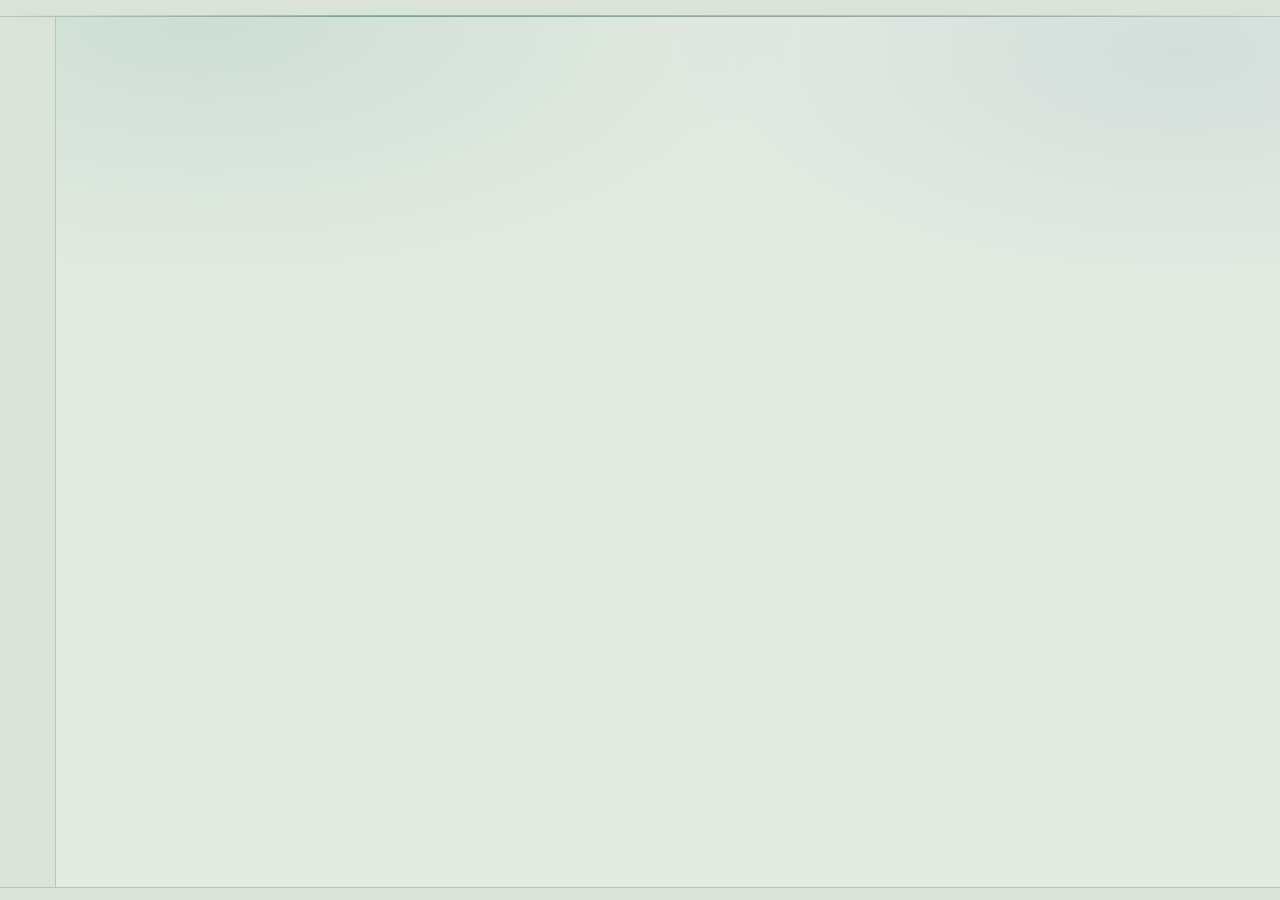
<file: index.html>
<!doctype html>
<html lang="en">
<head>
  <meta charset="utf-8">
  <title>Nutella Tsunami Manager</title>
  <meta http-equiv="refresh" content="0; url=app/">
  <link rel="canonical" href="app/">
</head>
<body>
  <p><a href="app/">Open Nutella Tsunami Manager</a></p>
</body>
</html>
</file>
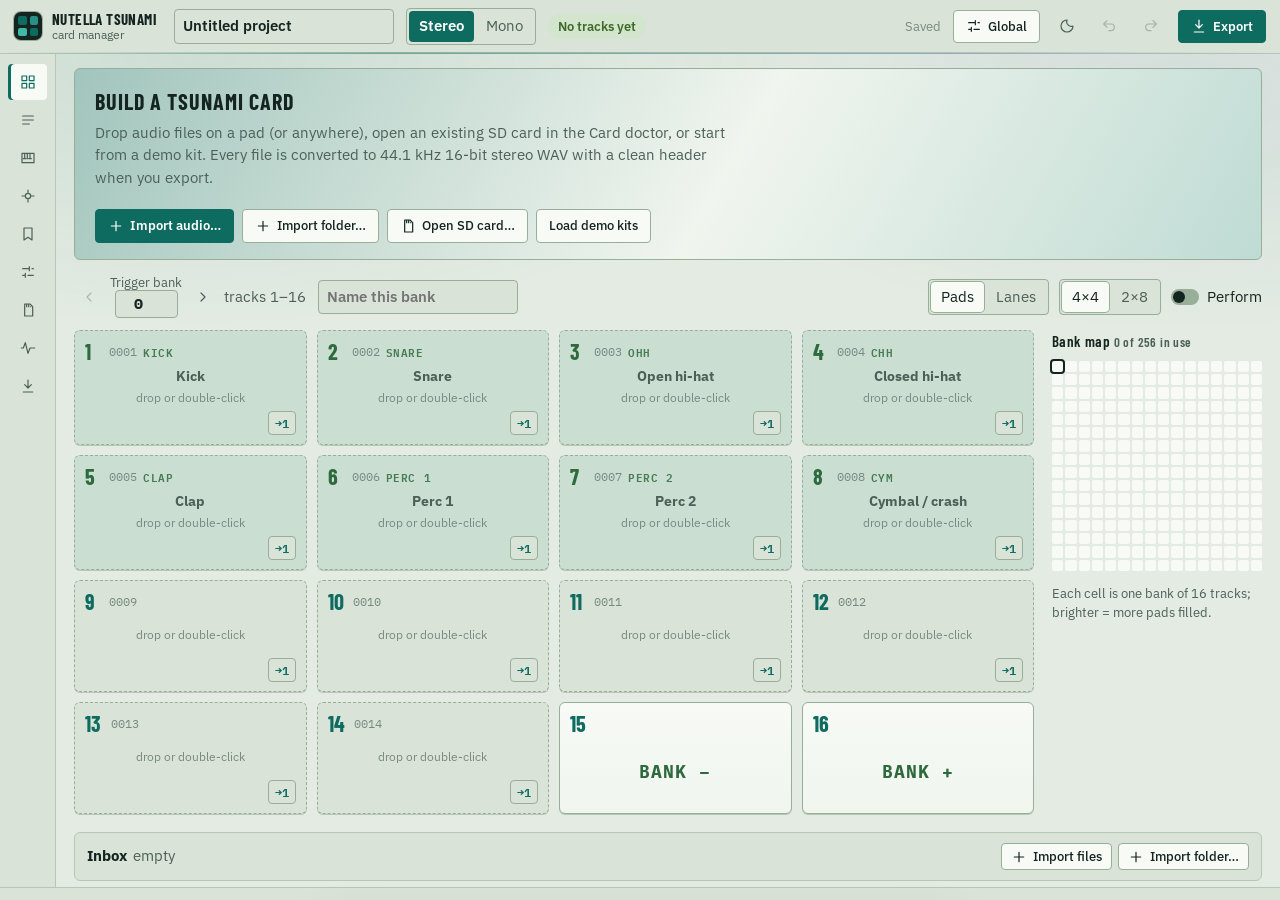
<file: app/index.html>
<!doctype html>
<html lang="en">
<head>
  <meta charset="utf-8">
  <meta name="viewport" content="width=device-width, initial-scale=1">
  <title>Nutella Tsunami Manager</title>
  <meta name="description" content="Prepare, validate and write SD cards for the Robertsonics Tsunami and Tesseract Nutella Tsunami.">
  <link rel="icon" href="data:image/svg+xml,%3Csvg xmlns='http://www.w3.org/2000/svg' viewBox='0 0 32 32'%3E%3Crect width='32' height='32' rx='7' fill='%23111a1e'/%3E%3Crect x='6' y='6' width='9' height='9' rx='2' fill='%234fd6c3'/%3E%3Crect x='17' y='6' width='9' height='9' rx='2' fill='%232a8f86'/%3E%3Crect x='6' y='17' width='9' height='9' rx='2' fill='%23a3d17f'/%3E%3Crect x='17' y='17' width='9' height='9' rx='2' fill='%230e6b60'/%3E%3C/svg%3E">
  <script>
    try {
      const t = localStorage.getItem('ntm-theme') || (matchMedia('(prefers-color-scheme: light)').matches ? 'parchment' : 'night');
      document.documentElement.dataset.theme = t;
    } catch { document.documentElement.dataset.theme = 'night'; }
  </script>
  <link rel="preconnect" href="https://fonts.googleapis.com">
  <link rel="preconnect" href="https://fonts.gstatic.com" crossorigin>
  <link rel="stylesheet" href="https://fonts.googleapis.com/css2?family=Barlow+Condensed:wght@500;600;700&family=IBM+Plex+Mono:wght@400;500;600;700&family=IBM+Plex+Sans:wght@400;500;600;700&display=swap">
  <link rel="stylesheet" href="css/app.css?v=20261106a">
</head>
<body>
  <div id="banner" class="banner" hidden></div>
  <header id="header" class="header"></header>
  <div class="body">
    <div id="nav" class="nav"></div>
    <main id="main" class="main"></main>
    <aside id="inspector" class="inspector" aria-label="Track inspector"></aside>
  </div>
  <footer class="status">
    <div id="job" class="job" hidden></div>
  </footer>
  <div id="global"></div>
  <div id="toasts" class="toasts" aria-live="polite"></div>
  <noscript>This app needs JavaScript.</noscript>
  <script type="module" src="js/main.js"></script>
</body>
</html>
</file>
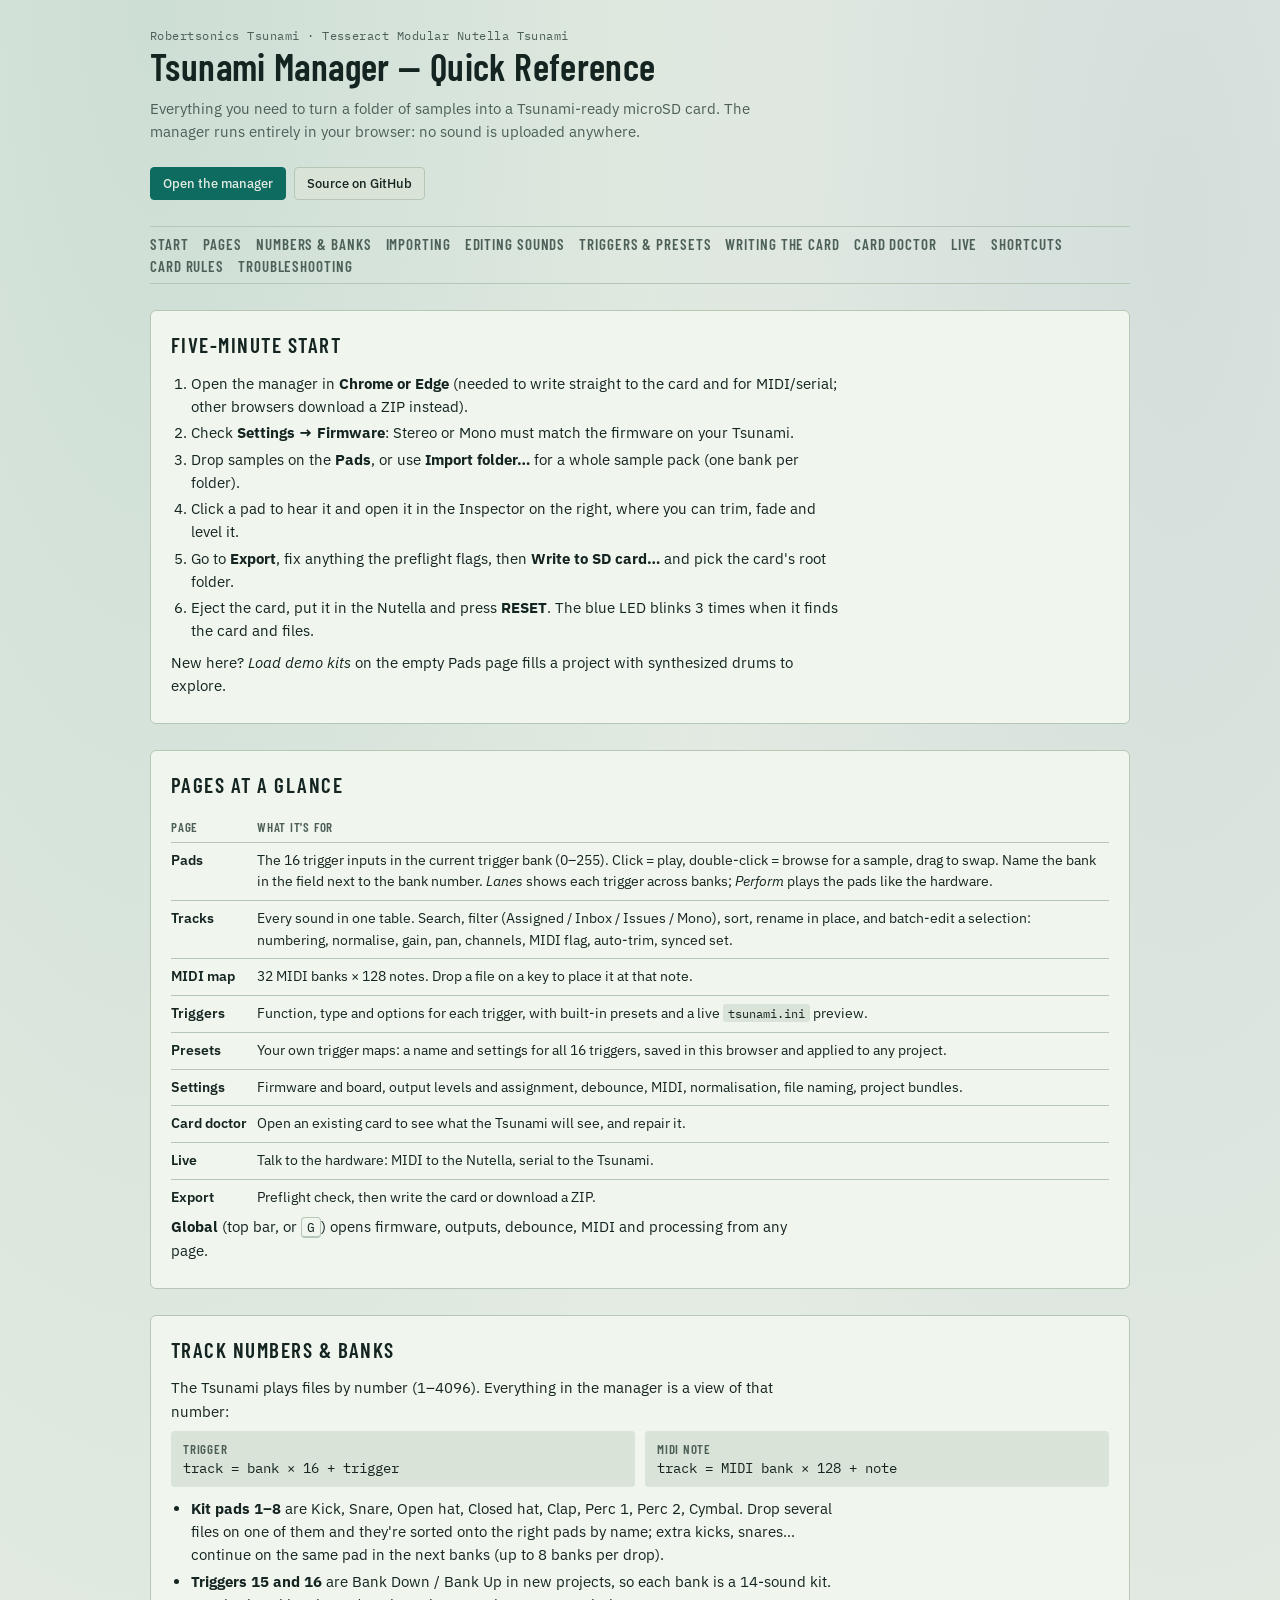
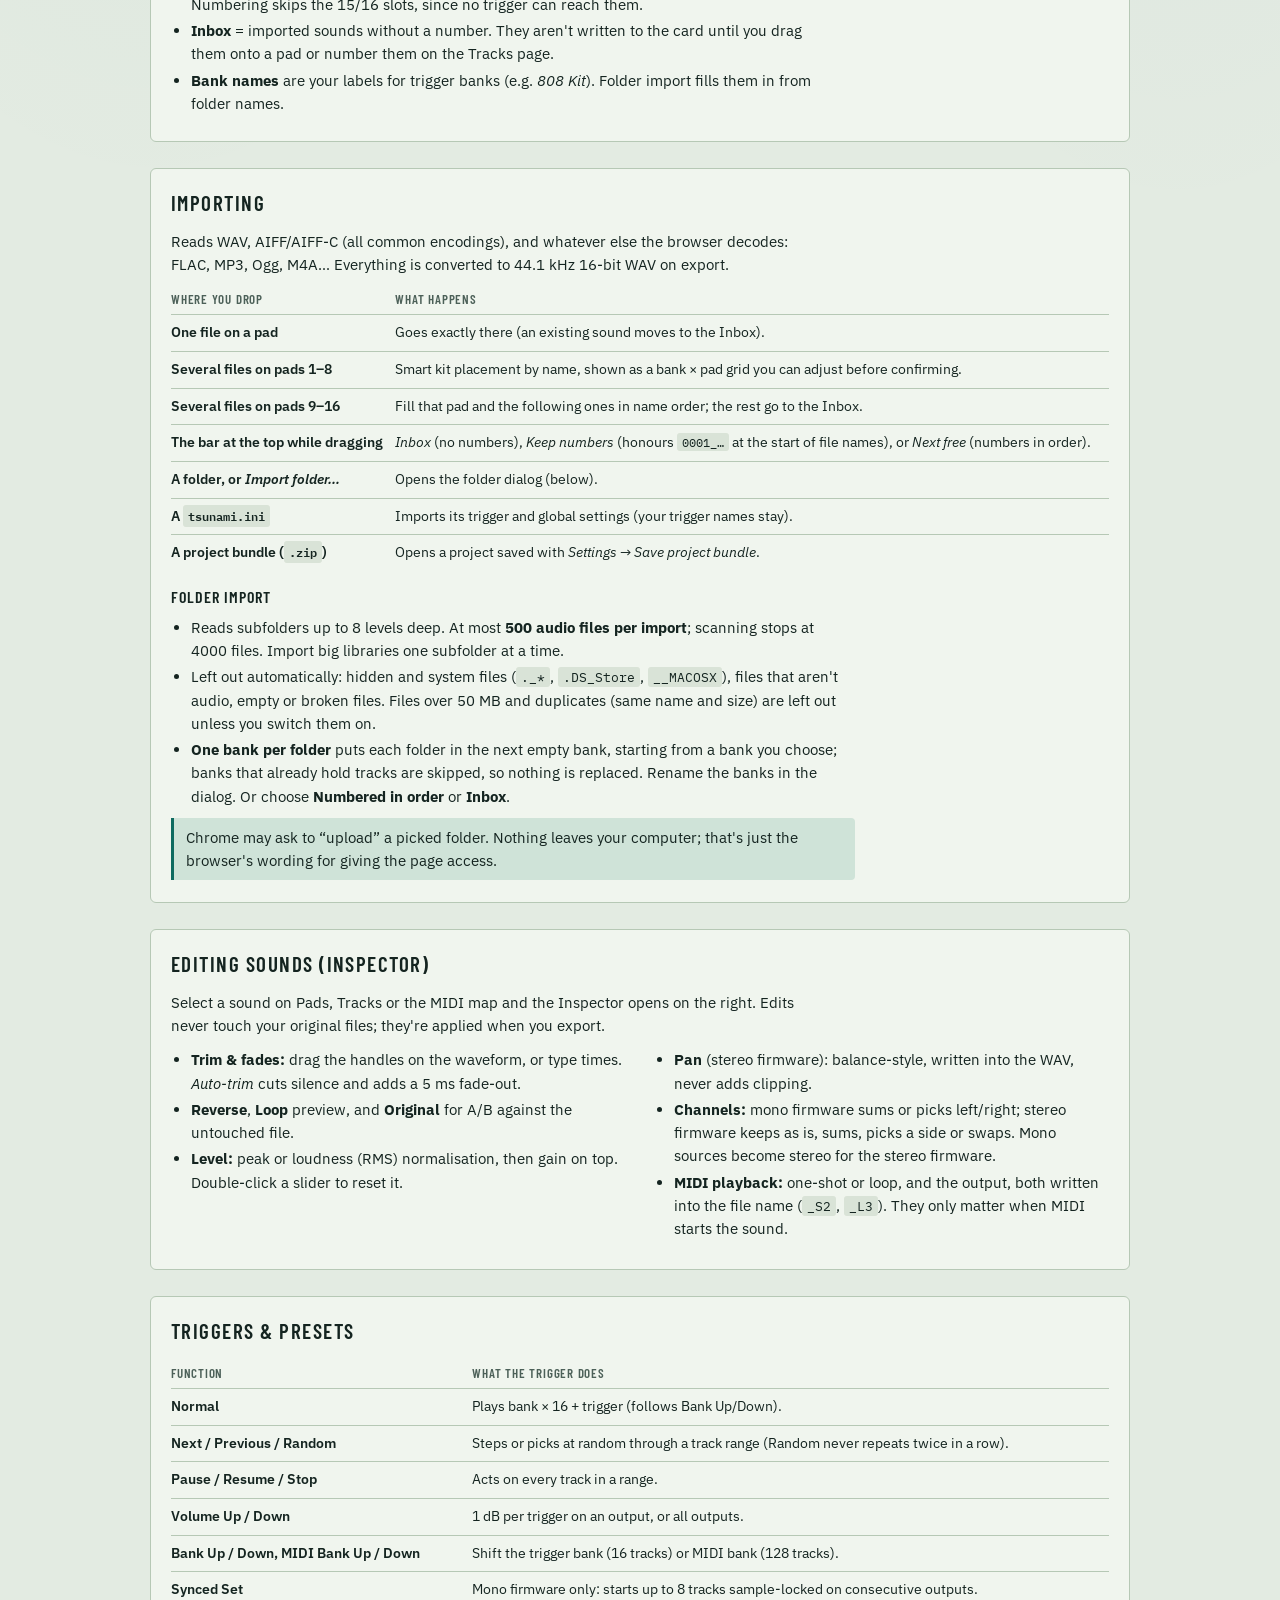
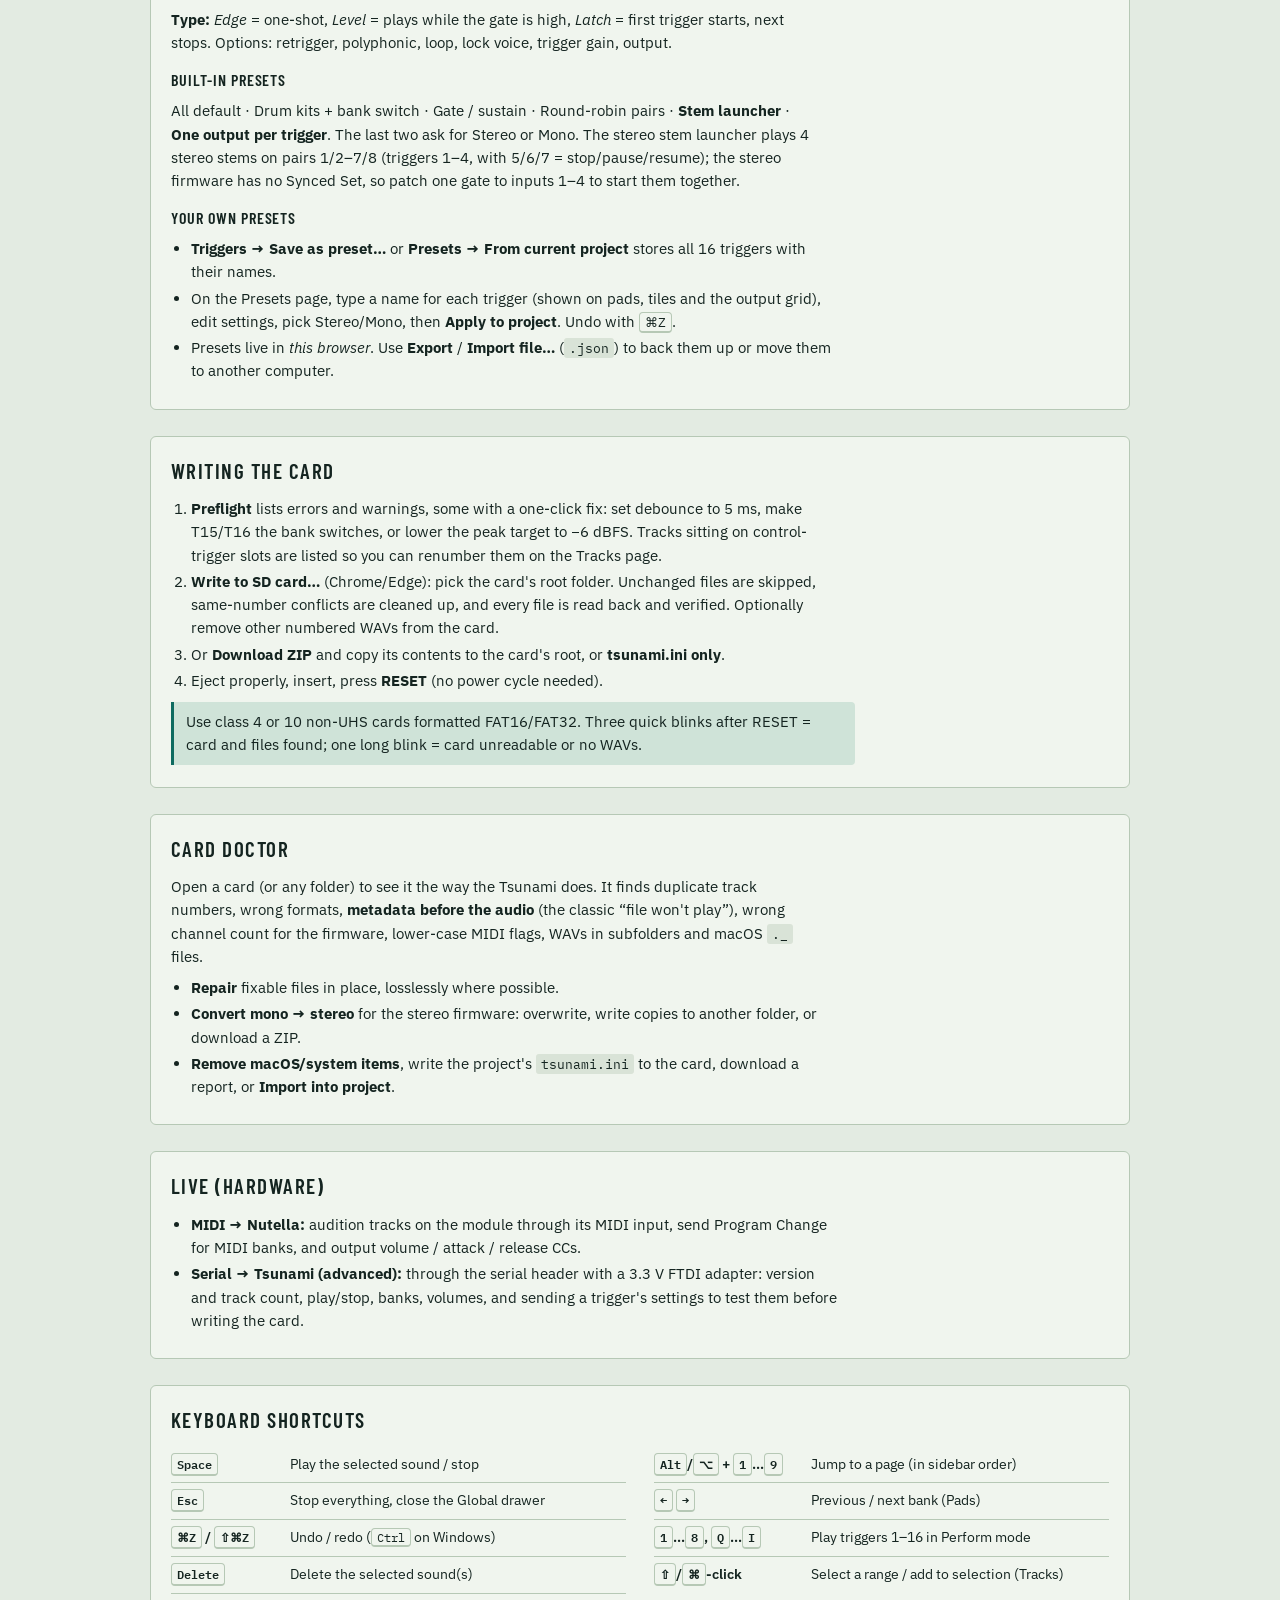
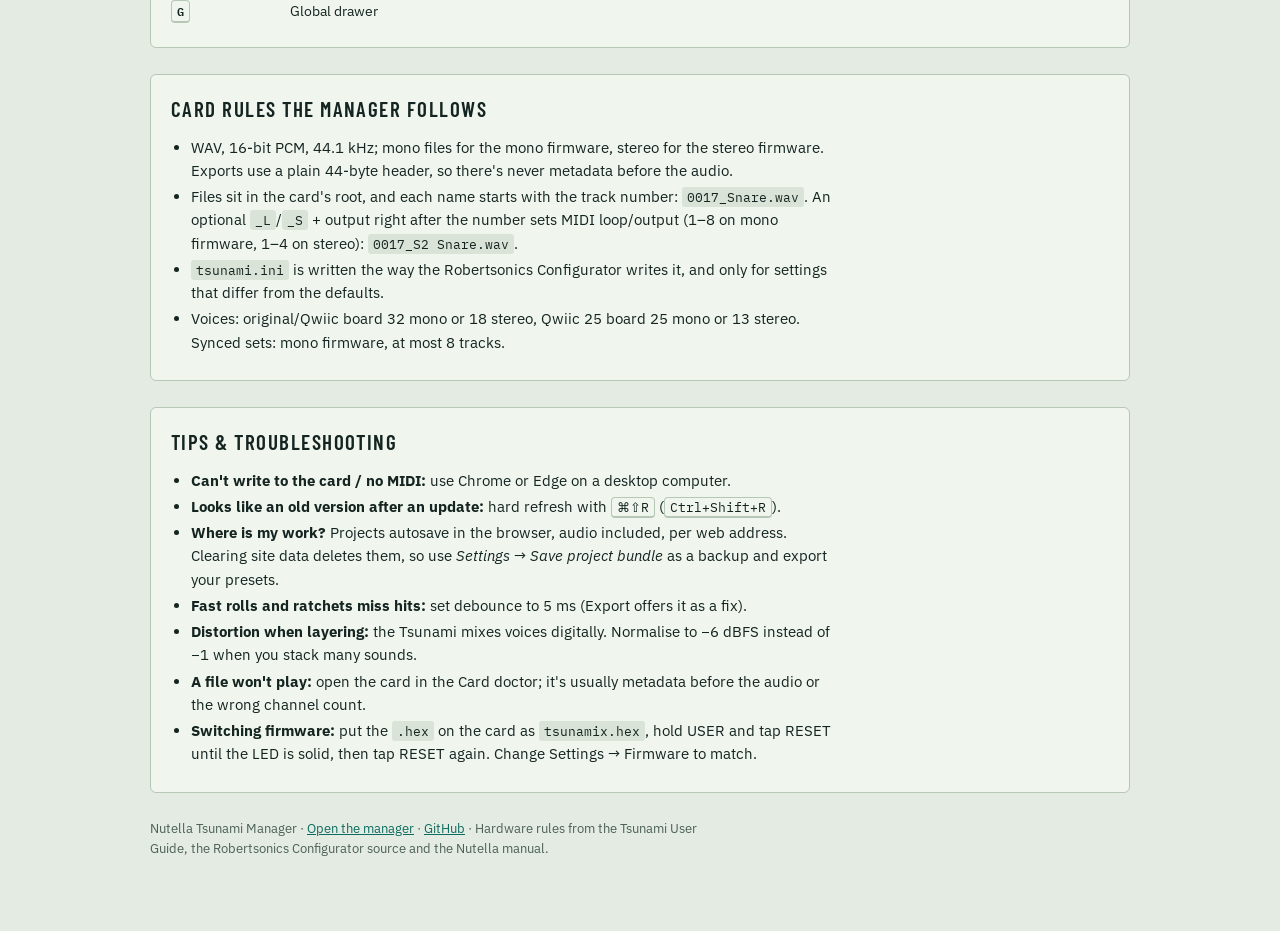
<file: manual.html>
<!doctype html>
<html lang="en">
<head>
<meta charset="utf-8">
<meta name="viewport" content="width=device-width, initial-scale=1">
<title>Tsunami Manager Quick Reference</title>
<meta name="description" content="Quick reference for Nutella Tsunami Manager: preparing SD cards for the Robertsonics Tsunami and the Tesseract Modular Nutella Tsunami.">
<link rel="icon" href="data:image/svg+xml,%3Csvg xmlns='http://www.w3.org/2000/svg' viewBox='0 0 32 32'%3E%3Crect width='32' height='32' rx='7' fill='%23111a1e'/%3E%3Crect x='6' y='6' width='9' height='9' rx='2' fill='%234fd6c3'/%3E%3Crect x='17' y='6' width='9' height='9' rx='2' fill='%232a8f86'/%3E%3Crect x='6' y='17' width='9' height='9' rx='2' fill='%23a3d17f'/%3E%3Crect x='17' y='17' width='9' height='9' rx='2' fill='%230e6b60'/%3E%3C/svg%3E">
<script>
  // Follow the theme chosen in the app (same site), else the system setting.
  try {
    const t = localStorage.getItem('ntm-theme');
    if (t) document.documentElement.dataset.theme = t === 'parchment' ? 'light' : 'dark';
  } catch { /* storage blocked */ }
</script>
<link rel="preconnect" href="https://fonts.googleapis.com">
<link rel="preconnect" href="https://fonts.gstatic.com" crossorigin>
<link rel="stylesheet" href="https://fonts.googleapis.com/css2?family=Barlow+Condensed:wght@500;600;700&family=IBM+Plex+Mono:wght@400;500&family=IBM+Plex+Sans:wght@400;500;600&display=swap">
<style>
  :root {
    --bg: #e3ebe2; --surface: #f0f5ee; --surface-2: #d9e3d7; --fg: #142420; --muted: #4c6058; --line: #b6c8b5;
    --accent: #0e6b60; --accent-soft: #cfe3d8; --warn: #8f6416;
    --aurora-1: rgba(14, 107, 96, .10); --aurora-2: rgba(30, 70, 140, .08);
    --display: "Barlow Condensed", "Arial Narrow", sans-serif;
    --sans: "IBM Plex Sans", system-ui, -apple-system, "Segoe UI", sans-serif;
    --mono: "IBM Plex Mono", ui-monospace, "SF Mono", Menlo, monospace;
    color-scheme: light;
  }
  @media (prefers-color-scheme: dark) {
    :root:not([data-theme="light"]) {
      --bg: #0a1013; --surface: #111a1e; --surface-2: #192529; --fg: #e2ece8; --muted: #8ea29f; --line: #24363a;
      --accent: #4fd6c3; --accent-soft: #123b39; --warn: #e2b878;
      --aurora-1: rgba(22, 150, 120, .16); --aurora-2: rgba(40, 90, 200, .14);
      color-scheme: dark;
    }
  }
  :root[data-theme="dark"] {
    --bg: #0a1013; --surface: #111a1e; --surface-2: #192529; --fg: #e2ece8; --muted: #8ea29f; --line: #24363a;
    --accent: #4fd6c3; --accent-soft: #123b39; --warn: #e2b878;
    --aurora-1: rgba(22, 150, 120, .16); --aurora-2: rgba(40, 90, 200, .14);
    color-scheme: dark;
  }
  * { box-sizing: border-box; }
  html, body { margin: 0; }
  body {
    background: radial-gradient(ellipse 70% 45% at 12% 0%, var(--aurora-1), transparent 70%),
                radial-gradient(ellipse 60% 40% at 92% 4%, var(--aurora-2), transparent 70%), var(--bg);
    color: var(--fg); font: 15px/1.55 var(--sans); padding: 28px 16px 64px;
  }
  .wrap { max-width: 980px; margin: 0 auto; display: grid; gap: 26px; }
  h1, h2, h3 { font-family: var(--display); font-weight: 600; margin: 0; letter-spacing: .01em; }
  h1 { font-size: 38px; line-height: 1.05; }
  h2 { font-size: 21px; text-transform: uppercase; letter-spacing: .07em; margin-bottom: 10px; }
  h3 { font-size: 16px; text-transform: uppercase; letter-spacing: .06em; margin: 14px 0 6px; }
  p { margin: 0 0 8px; max-width: 72ch; }
  a { color: var(--accent); }
  code, kbd, .mono { font-family: var(--mono); font-size: .88em; }
  code { background: var(--surface-2); padding: 1px 5px; border-radius: 3px; }
  kbd { border: 1px solid var(--line); border-bottom-width: 2px; border-radius: 4px; padding: 0 5px; background: var(--surface); white-space: nowrap; }
  .eyebrow { font: 12px var(--mono); color: var(--muted); letter-spacing: .04em; }
  .lede { color: var(--muted); max-width: 70ch; margin-top: 6px; }
  .top { display: grid; gap: 4px; }
  .actions { display: flex; gap: 8px; flex-wrap: wrap; margin-top: 12px; }
  .btn { font: 500 13px var(--sans); text-decoration: none; padding: 7px 12px; border-radius: 4px; border: 1px solid var(--line); background: var(--surface-2); color: var(--fg); }
  .btn.primary { background: var(--accent); border-color: var(--accent); color: var(--bg); }
  nav.toc { display: flex; flex-wrap: wrap; gap: 4px 14px; font: 600 15px var(--display); text-transform: uppercase; letter-spacing: .06em; border-top: 1px solid var(--line); border-bottom: 1px solid var(--line); padding: 8px 0; }
  nav.toc a { color: var(--muted); text-decoration: none; }
  nav.toc a:hover { color: var(--fg); }
  section { background: var(--surface); border: 1px solid var(--line); border-radius: 6px; padding: 18px 20px; scroll-margin-top: 12px; }
  ol, ul { margin: 0 0 8px; padding-left: 1.3em; }
  li { margin: 3px 0; max-width: 72ch; }
  .tablewrap { overflow-x: auto; }
  table { border-collapse: collapse; width: 100%; font-size: 14px; }
  th, td { text-align: left; vertical-align: top; padding: 7px 10px 7px 0; border-bottom: 1px solid var(--line); }
  th { font: 600 13px var(--display); text-transform: uppercase; letter-spacing: .06em; color: var(--muted); }
  td:first-child { white-space: nowrap; font-weight: 600; }
  tr:last-child td { border-bottom: 0; }
  .formula { display: grid; grid-template-columns: repeat(auto-fit, minmax(260px, 1fr)); gap: 10px; margin: 8px 0 10px; }
  .formula div { background: var(--surface-2); border-radius: 4px; padding: 10px 12px; font: 14px var(--mono); }
  .formula b { display: block; font: 600 13px var(--display); text-transform: uppercase; letter-spacing: .06em; color: var(--muted); margin-bottom: 2px; }
  .note { border-left: 3px solid var(--accent); background: var(--accent-soft); padding: 8px 12px; border-radius: 0 4px 4px 0; margin: 10px 0 4px; max-width: 76ch; }
  .note.warn { border-left-color: var(--warn); }
  .cols { display: grid; grid-template-columns: repeat(auto-fit, minmax(280px, 1fr)); gap: 4px 28px; }
  .foot { font-size: 13px; color: var(--muted); }
  @media (max-width: 560px) { h1 { font-size: 30px; } section { padding: 14px; } td:first-child { white-space: normal; } }
</style>
</head>
<body>
<div class="wrap">

  <header class="top">
    <div class="eyebrow">Robertsonics Tsunami · Tesseract Modular Nutella Tsunami</div>
    <h1>Tsunami Manager — Quick Reference</h1>
    <p class="lede">Everything you need to turn a folder of samples into a Tsunami-ready microSD card. The manager runs entirely in your browser: no sound is uploaded anywhere.</p>
    <div class="actions">
      <a class="btn primary" href="app/">Open the manager</a>
      <a class="btn" href="https://github.com/Radio32/Tsunami-Manager">Source on GitHub</a>
    </div>
  </header>

  <nav class="toc" aria-label="Contents">
    <a href="#start">Start</a><a href="#pages">Pages</a><a href="#numbers">Numbers &amp; banks</a><a href="#import">Importing</a>
    <a href="#edit">Editing sounds</a><a href="#triggers">Triggers &amp; presets</a><a href="#export">Writing the card</a>
    <a href="#doctor">Card doctor</a><a href="#live">Live</a><a href="#keys">Shortcuts</a><a href="#rules">Card rules</a><a href="#trouble">Troubleshooting</a>
  </nav>

  <section id="start">
    <h2>Five-minute start</h2>
    <ol>
      <li>Open the manager in <strong>Chrome or Edge</strong> (needed to write straight to the card and for MIDI/serial; other browsers download a ZIP instead).</li>
      <li>Check <strong>Settings → Firmware</strong>: Stereo or Mono must match the firmware on your Tsunami.</li>
      <li>Drop samples on the <strong>Pads</strong>, or use <strong>Import folder…</strong> for a whole sample pack (one bank per folder).</li>
      <li>Click a pad to hear it and open it in the Inspector on the right, where you can trim, fade and level it.</li>
      <li>Go to <strong>Export</strong>, fix anything the preflight flags, then <strong>Write to SD card…</strong> and pick the card's root folder.</li>
      <li>Eject the card, put it in the Nutella and press <strong>RESET</strong>. The blue LED blinks 3 times when it finds the card and files.</li>
    </ol>
    <p>New here? <em>Load demo kits</em> on the empty Pads page fills a project with synthesized drums to explore.</p>
  </section>

  <section id="pages">
    <h2>Pages at a glance</h2>
    <div class="tablewrap"><table>
      <thead><tr><th>Page</th><th>What it's for</th></tr></thead>
      <tbody>
        <tr><td>Pads</td><td>The 16 trigger inputs in the current trigger bank (0–255). Click = play, double-click = browse for a sample, drag to swap. Name the bank in the field next to the bank number. <em>Lanes</em> shows each trigger across banks; <em>Perform</em> plays the pads like the hardware.</td></tr>
        <tr><td>Tracks</td><td>Every sound in one table. Search, filter (Assigned / Inbox / Issues / Mono), sort, rename in place, and batch-edit a selection: numbering, normalise, gain, pan, channels, MIDI flag, auto-trim, synced set.</td></tr>
        <tr><td>MIDI map</td><td>32 MIDI banks × 128 notes. Drop a file on a key to place it at that note.</td></tr>
        <tr><td>Triggers</td><td>Function, type and options for each trigger, with built-in presets and a live <code>tsunami.ini</code> preview.</td></tr>
        <tr><td>Presets</td><td>Your own trigger maps: a name and settings for all 16 triggers, saved in this browser and applied to any project.</td></tr>
        <tr><td>Settings</td><td>Firmware and board, output levels and assignment, debounce, MIDI, normalisation, file naming, project bundles.</td></tr>
        <tr><td>Card doctor</td><td>Open an existing card to see what the Tsunami will see, and repair it.</td></tr>
        <tr><td>Live</td><td>Talk to the hardware: MIDI to the Nutella, serial to the Tsunami.</td></tr>
        <tr><td>Export</td><td>Preflight check, then write the card or download a ZIP.</td></tr>
      </tbody>
    </table></div>
    <p><strong>Global</strong> (top bar, or <kbd>G</kbd>) opens firmware, outputs, debounce, MIDI and processing from any page.</p>
  </section>

  <section id="numbers">
    <h2>Track numbers &amp; banks</h2>
    <p>The Tsunami plays files by number (1–4096). Everything in the manager is a view of that number:</p>
    <div class="formula">
      <div><b>Trigger</b>track = bank × 16 + trigger</div>
      <div><b>MIDI note</b>track = MIDI bank × 128 + note</div>
    </div>
    <ul>
      <li><strong>Kit pads 1–8</strong> are Kick, Snare, Open hat, Closed hat, Clap, Perc 1, Perc 2, Cymbal. Drop several files on one of them and they're sorted onto the right pads by name; extra kicks, snares… continue on the same pad in the next banks (up to 8 banks per drop).</li>
      <li><strong>Triggers 15 and 16</strong> are Bank Down / Bank Up in new projects, so each bank is a 14-sound kit. Numbering skips the 15/16 slots, since no trigger can reach them.</li>
      <li><strong>Inbox</strong> = imported sounds without a number. They aren't written to the card until you drag them onto a pad or number them on the Tracks page.</li>
      <li><strong>Bank names</strong> are your labels for trigger banks (e.g. <em>808 Kit</em>). Folder import fills them in from folder names.</li>
    </ul>
  </section>

  <section id="import">
    <h2>Importing</h2>
    <p>Reads WAV, AIFF/AIFF-C (all common encodings), and whatever else the browser decodes: FLAC, MP3, Ogg, M4A… Everything is converted to 44.1 kHz 16-bit WAV on export.</p>
    <div class="tablewrap"><table>
      <thead><tr><th>Where you drop</th><th>What happens</th></tr></thead>
      <tbody>
        <tr><td>One file on a pad</td><td>Goes exactly there (an existing sound moves to the Inbox).</td></tr>
        <tr><td>Several files on pads 1–8</td><td>Smart kit placement by name, shown as a bank × pad grid you can adjust before confirming.</td></tr>
        <tr><td>Several files on pads 9–16</td><td>Fill that pad and the following ones in name order; the rest go to the Inbox.</td></tr>
        <tr><td>The bar at the top while dragging</td><td><em>Inbox</em> (no numbers), <em>Keep numbers</em> (honours <code>0001_…</code> at the start of file names), or <em>Next free</em> (numbers in order).</td></tr>
        <tr><td>A folder, or <em>Import folder…</em></td><td>Opens the folder dialog (below).</td></tr>
        <tr><td>A <code>tsunami.ini</code></td><td>Imports its trigger and global settings (your trigger names stay).</td></tr>
        <tr><td>A project bundle (<code>.zip</code>)</td><td>Opens a project saved with <em>Settings → Save project bundle</em>.</td></tr>
      </tbody>
    </table></div>
    <h3>Folder import</h3>
    <ul>
      <li>Reads subfolders up to 8 levels deep. At most <strong>500 audio files per import</strong>; scanning stops at 4000 files. Import big libraries one subfolder at a time.</li>
      <li>Left out automatically: hidden and system files (<code>._*</code>, <code>.DS_Store</code>, <code>__MACOSX</code>), files that aren't audio, empty or broken files. Files over 50 MB and duplicates (same name and size) are left out unless you switch them on.</li>
      <li><strong>One bank per folder</strong> puts each folder in the next empty bank, starting from a bank you choose; banks that already hold tracks are skipped, so nothing is replaced. Rename the banks in the dialog. Or choose <strong>Numbered in order</strong> or <strong>Inbox</strong>.</li>
    </ul>
    <p class="note">Chrome may ask to “upload” a picked folder. Nothing leaves your computer; that's just the browser's wording for giving the page access.</p>
  </section>

  <section id="edit">
    <h2>Editing sounds (Inspector)</h2>
    <p>Select a sound on Pads, Tracks or the MIDI map and the Inspector opens on the right. Edits never touch your original files; they're applied when you export.</p>
    <div class="cols">
      <ul>
        <li><strong>Trim &amp; fades:</strong> drag the handles on the waveform, or type times. <em>Auto-trim</em> cuts silence and adds a 5 ms fade-out.</li>
        <li><strong>Reverse</strong>, <strong>Loop</strong> preview, and <strong>Original</strong> for A/B against the untouched file.</li>
        <li><strong>Level:</strong> peak or loudness (RMS) normalisation, then gain on top. Double-click a slider to reset it.</li>
      </ul>
      <ul>
        <li><strong>Pan</strong> (stereo firmware): balance-style, written into the WAV, never adds clipping.</li>
        <li><strong>Channels:</strong> mono firmware sums or picks left/right; stereo firmware keeps as is, sums, picks a side or swaps. Mono sources become stereo for the stereo firmware.</li>
        <li><strong>MIDI playback:</strong> one-shot or loop, and the output, both written into the file name (<code>_S2</code>, <code>_L3</code>). They only matter when MIDI starts the sound.</li>
      </ul>
    </div>
  </section>

  <section id="triggers">
    <h2>Triggers &amp; presets</h2>
    <div class="tablewrap"><table>
      <thead><tr><th>Function</th><th>What the trigger does</th></tr></thead>
      <tbody>
        <tr><td>Normal</td><td>Plays bank × 16 + trigger (follows Bank Up/Down).</td></tr>
        <tr><td>Next / Previous / Random</td><td>Steps or picks at random through a track range (Random never repeats twice in a row).</td></tr>
        <tr><td>Pause / Resume / Stop</td><td>Acts on every track in a range.</td></tr>
        <tr><td>Volume Up / Down</td><td>1 dB per trigger on an output, or all outputs.</td></tr>
        <tr><td>Bank Up / Down, MIDI Bank Up / Down</td><td>Shift the trigger bank (16 tracks) or MIDI bank (128 tracks).</td></tr>
        <tr><td>Synced Set</td><td>Mono firmware only: starts up to 8 tracks sample-locked on consecutive outputs.</td></tr>
      </tbody>
    </table></div>
    <p><strong>Type:</strong> <em>Edge</em> = one-shot, <em>Level</em> = plays while the gate is high, <em>Latch</em> = first trigger starts, next stops. Options: retrigger, polyphonic, loop, lock voice, trigger gain, output.</p>
    <h3>Built-in presets</h3>
    <p>All default · Drum kits + bank switch · Gate / sustain · Round-robin pairs · <strong>Stem launcher</strong> · <strong>One output per trigger</strong>. The last two ask for Stereo or Mono. The stereo stem launcher plays 4 stereo stems on pairs 1/2–7/8 (triggers 1–4, with 5/6/7 = stop/pause/resume); the stereo firmware has no Synced Set, so patch one gate to inputs 1–4 to start them together.</p>
    <h3>Your own presets</h3>
    <ul>
      <li><strong>Triggers → Save as preset…</strong> or <strong>Presets → From current project</strong> stores all 16 triggers with their names.</li>
      <li>On the Presets page, type a name for each trigger (shown on pads, tiles and the output grid), edit settings, pick Stereo/Mono, then <strong>Apply to project</strong>. Undo with <kbd>⌘Z</kbd>.</li>
      <li>Presets live in <em>this browser</em>. Use <strong>Export</strong> / <strong>Import file…</strong> (<code>.json</code>) to back them up or move them to another computer.</li>
    </ul>
  </section>

  <section id="export">
    <h2>Writing the card</h2>
    <ol>
      <li><strong>Preflight</strong> lists errors and warnings, some with a one-click fix: set debounce to 5 ms, make T15/T16 the bank switches, or lower the peak target to −6 dBFS. Tracks sitting on control-trigger slots are listed so you can renumber them on the Tracks page.</li>
      <li><strong>Write to SD card…</strong> (Chrome/Edge): pick the card's root folder. Unchanged files are skipped, same-number conflicts are cleaned up, and every file is read back and verified. Optionally remove other numbered WAVs from the card.</li>
      <li>Or <strong>Download ZIP</strong> and copy its contents to the card's root, or <strong>tsunami.ini only</strong>.</li>
      <li>Eject properly, insert, press <strong>RESET</strong> (no power cycle needed).</li>
    </ol>
    <p class="note">Use class 4 or 10 non-UHS cards formatted FAT16/FAT32. Three quick blinks after RESET = card and files found; one long blink = card unreadable or no WAVs.</p>
  </section>

  <section id="doctor">
    <h2>Card doctor</h2>
    <p>Open a card (or any folder) to see it the way the Tsunami does. It finds duplicate track numbers, wrong formats, <strong>metadata before the audio</strong> (the classic “file won't play”), wrong channel count for the firmware, lower-case MIDI flags, WAVs in subfolders and macOS <code>._</code> files.</p>
    <ul>
      <li><strong>Repair</strong> fixable files in place, losslessly where possible.</li>
      <li><strong>Convert mono → stereo</strong> for the stereo firmware: overwrite, write copies to another folder, or download a ZIP.</li>
      <li><strong>Remove macOS/system items</strong>, write the project's <code>tsunami.ini</code> to the card, download a report, or <strong>Import into project</strong>.</li>
    </ul>
  </section>

  <section id="live">
    <h2>Live (hardware)</h2>
    <ul>
      <li><strong>MIDI → Nutella:</strong> audition tracks on the module through its MIDI input, send Program Change for MIDI banks, and output volume / attack / release CCs.</li>
      <li><strong>Serial → Tsunami (advanced):</strong> through the serial header with a 3.3 V FTDI adapter: version and track count, play/stop, banks, volumes, and sending a trigger's settings to test them before writing the card.</li>
    </ul>
  </section>

  <section id="keys">
    <h2>Keyboard shortcuts</h2>
    <div class="cols">
      <div class="tablewrap"><table><tbody>
        <tr><td><kbd>Space</kbd></td><td>Play the selected sound / stop</td></tr>
        <tr><td><kbd>Esc</kbd></td><td>Stop everything, close the Global drawer</td></tr>
        <tr><td><kbd>⌘Z</kbd> / <kbd>⇧⌘Z</kbd></td><td>Undo / redo (<kbd>Ctrl</kbd> on Windows)</td></tr>
        <tr><td><kbd>Delete</kbd></td><td>Delete the selected sound(s)</td></tr>
        <tr><td><kbd>G</kbd></td><td>Global drawer</td></tr>
      </tbody></table></div>
      <div class="tablewrap"><table><tbody>
        <tr><td><kbd>Alt</kbd>/<kbd>⌥</kbd> + <kbd>1</kbd>…<kbd>9</kbd></td><td>Jump to a page (in sidebar order)</td></tr>
        <tr><td><kbd>←</kbd> <kbd>→</kbd></td><td>Previous / next bank (Pads)</td></tr>
        <tr><td><kbd>1</kbd>…<kbd>8</kbd>, <kbd>Q</kbd>…<kbd>I</kbd></td><td>Play triggers 1–16 in Perform mode</td></tr>
        <tr><td><kbd>⇧</kbd>/<kbd>⌘</kbd>-click</td><td>Select a range / add to selection (Tracks)</td></tr>
      </tbody></table></div>
    </div>
  </section>

  <section id="rules">
    <h2>Card rules the manager follows</h2>
    <ul>
      <li>WAV, 16-bit PCM, 44.1 kHz; mono files for the mono firmware, stereo for the stereo firmware. Exports use a plain 44-byte header, so there's never metadata before the audio.</li>
      <li>Files sit in the card's root, and each name starts with the track number: <code>0017_Snare.wav</code>. An optional <code>_L</code>/<code>_S</code> + output right after the number sets MIDI loop/output (1–8 on mono firmware, 1–4 on stereo): <code>0017_S2 Snare.wav</code>.</li>
      <li><code>tsunami.ini</code> is written the way the Robertsonics Configurator writes it, and only for settings that differ from the defaults.</li>
      <li>Voices: original/Qwiic board 32 mono or 18 stereo, Qwiic 25 board 25 mono or 13 stereo. Synced sets: mono firmware, at most 8 tracks.</li>
    </ul>
  </section>

  <section id="trouble">
    <h2>Tips &amp; troubleshooting</h2>
    <ul>
      <li><strong>Can't write to the card / no MIDI:</strong> use Chrome or Edge on a desktop computer.</li>
      <li><strong>Looks like an old version after an update:</strong> hard refresh with <kbd>⌘⇧R</kbd> (<kbd>Ctrl+Shift+R</kbd>).</li>
      <li><strong>Where is my work?</strong> Projects autosave in the browser, audio included, per web address. Clearing site data deletes them, so use <em>Settings → Save project bundle</em> as a backup and export your presets.</li>
      <li><strong>Fast rolls and ratchets miss hits:</strong> set debounce to 5 ms (Export offers it as a fix).</li>
      <li><strong>Distortion when layering:</strong> the Tsunami mixes voices digitally. Normalise to −6 dBFS instead of −1 when you stack many sounds.</li>
      <li><strong>A file won't play:</strong> open the card in the Card doctor; it's usually metadata before the audio or the wrong channel count.</li>
      <li><strong>Switching firmware:</strong> put the <code>.hex</code> on the card as <code>tsunamix.hex</code>, hold USER and tap RESET until the LED is solid, then tap RESET again. Change Settings → Firmware to match.</li>
    </ul>
  </section>

  <p class="foot">Nutella Tsunami Manager · <a href="app/">Open the manager</a> · <a href="https://github.com/Radio32/Tsunami-Manager">GitHub</a> · Hardware rules from the Tsunami User Guide, the Robertsonics Configurator source and the Nutella manual.</p>
</div>
</body>
</html>
</file>
<file: app/css/app.css>
/* Nutella Tsunami Manager — styled after the Performer Library Manager:
   pale sage paper and ink in light, deep teal-black in dark, one verdigris accent,
   Barlow Condensed headings over IBM Plex Sans / Plex Mono. */

:root {
  --emerald: #0e6b60; --verdigris: #3fb8a4; --turquoise: #6fb7d6; --teal: #2a8f86;
  --night: #172321; --moss: #3d6a2a; --sand: #c9a46a; --scarab: #8a6a44;
  --radius: 6px;
  --radius-s: 4px;
  --mono: "IBM Plex Mono", ui-monospace, "SF Mono", Menlo, Consolas, monospace;
  --sans: "IBM Plex Sans", system-ui, -apple-system, "Segoe UI", Roboto, sans-serif;
  --display: "Barlow Condensed", "Arial Narrow", system-ui, sans-serif;
}
:root, :root[data-theme="night"] {
  --bg: #0a1013;
  --bg-2: #0d1518;
  --panel: #111a1e;
  --panel-2: #192529;
  --line: #24363a;
  --line-2: #34494d;
  --text: #e2ece8;
  --muted: #8ea29f;
  --faint: #5f7572;
  --accent: #4fd6c3;
  --accent-ink: #0a1013;
  --accent-2: #8fd3a6;
  --ok: #a3d17f;
  --warn: #e2b878;
  --bad: #e8936a;
  --wave: #d6eae4;
  --wave-dim: #2b4447;
  --wave-bg: #0d1518;
  --ok-bg: #18301f; --warn-bg: #2f2a1c; --bad-bg: #33201a; --bad-ink: #f4b89a;
  --pos-bg: #123b39; --loop-bg: #16332a; --out-bg: #172a33; --type-bg: #232836; --type-ink: #b6bfdc;
  --row-line: #1a282c; --row-hover: #141f23; --row-sel: #123b39; --row-multi: #11302e;
  --code-bg: #080d10; --code-ink: #d6eae4;
  --key-white: #192529; --key-black: #0d1518; --key-has: #123b39; --key-black-has: #0f302e; --key-has-line: #2f8f82;
  --drop-bg: #123b39; --hit-bg: #1a5450;
  --batch-bg: #10302e; --batch-line: #22605a;
  --banner-bg: #2f2a1c; --logo-bg: #111a1e;
  --scrim: rgba(2, 6, 8, .62); --shadow: rgba(0, 0, 0, .5);
  --sky: radial-gradient(ellipse 70% 45% at 12% 0%, rgba(22, 150, 120, .16), transparent 70%),
         radial-gradient(ellipse 60% 40% at 92% 4%, rgba(40, 90, 200, .14), transparent 70%);
  --aurora: linear-gradient(90deg, transparent, rgba(79, 214, 195, .55) 30%, rgba(40, 90, 200, .35) 75%, transparent);
  color-scheme: dark;
}
/* Light: pale sage paper with ink-dark text. */
:root[data-theme="parchment"] {
  --bg: #e3ebe2;
  --bg-2: #d9e3d7;
  --panel: #f0f5ee;
  --panel-2: #f7faf5;
  --line: #b6c8b5;
  --line-2: #98ae98;
  --text: #142420;
  --muted: #4c6058;
  --faint: #778a81;
  --accent: #0e6b60;
  --accent-ink: #ffffff;
  --accent-2: #2f6a3e;
  --ok: #3d6a2a;
  --warn: #8f6416;
  --bad: #a3441f;
  --wave: #1c3436;
  --wave-dim: #a9bdaa;
  --wave-bg: #d4e0d2;
  --ok-bg: #d3e6cd; --warn-bg: #ece2b9; --bad-bg: #f0d6ca; --bad-ink: #8a3317;
  --pos-bg: #cbe3d8; --loop-bg: #d0e6d0; --out-bg: #d4e2e3; --type-bg: #dde2ea; --type-ink: #4b4a7a;
  --row-line: #cfdccc; --row-hover: #e9f0e6; --row-sel: #d3e7dc; --row-multi: #deebde;
  --code-bg: #f7faf5; --code-ink: #142420;
  --key-white: #f7faf5; --key-black: #c8d6c5; --key-has: #cbe3d8; --key-black-has: #b2d0c1; --key-has-line: var(--accent);
  --drop-bg: #cbe3d8; --hit-bg: #aed3c2;
  --batch-bg: #d6e9df; --batch-line: #8dbba9;
  --banner-bg: #ece2b9; --logo-bg: #142420;
  --scrim: rgba(15, 35, 25, .35); --shadow: rgba(20, 50, 35, .2);
  --sky: radial-gradient(ellipse 70% 45% at 12% 0%, rgba(14, 107, 96, .10), transparent 70%),
         radial-gradient(ellipse 60% 40% at 92% 4%, rgba(30, 70, 140, .08), transparent 70%);
  --aurora: linear-gradient(90deg, transparent, rgba(14, 107, 96, .55) 30%, rgba(30, 70, 140, .30) 75%, transparent);
  color-scheme: light;
}

* { box-sizing: border-box; }
html, body { height: 100%; margin: 0; }
body {
  background: var(--bg);
  color: var(--text);
  font: 15px/1.5 var(--sans);
  display: grid;
  grid-template-rows: auto auto 1fr auto;
  overflow: hidden;
}
button, input, select, textarea { font: inherit; color: inherit; }
code, pre, .mono { font-family: var(--mono); }
.muted { color: var(--muted); }
.small { font-size: 13px; }
.warn { color: var(--warn); }
.bad { color: var(--bad); }
.error { color: var(--bad); }
.info { color: var(--muted); }
.spacer { flex: 1; }
.r { text-align: right; }
kbd { font: 12px var(--mono); background: var(--panel-2); border: 1px solid var(--line-2); border-bottom-width: 2px; border-radius: 4px; padding: 0 5px; margin: 0 2px; }
ul.plain { list-style: none; padding: 0; margin: 6px 0; }
ul.plain li { padding: 2px 0; }
ul.scroll { max-height: 200px; overflow: auto; font: 13px var(--mono); background: var(--bg-2); border-radius: var(--radius-s); padding: 6px 10px; }
.icon { width: 16px; height: 16px; fill: none; stroke: currentColor; stroke-width: 1.8; stroke-linecap: round; stroke-linejoin: round; flex: none; }

.banner { grid-row: 1; background: var(--banner-bg); color: var(--warn); padding: 6px 16px; font-size: 13.5px; border-bottom: 1px solid var(--line); }

/* ---------- header ---------- */
.header {
  grid-row: 2;
  position: relative;
  display: flex; align-items: center; gap: 12px;
  padding: 8px 14px; background: var(--bg-2); border-bottom: 1px solid var(--line);
  min-width: 0;
}
.brand { display: flex; align-items: center; gap: 10px; margin-right: 6px; }
.logo { width: 28px; height: 28px; display: grid; grid-template-columns: 1fr 1fr; gap: 3px; padding: 4px; background: var(--logo-bg); border-radius: 7px; box-shadow: 0 0 0 1px var(--line-2); }
.logo span { border-radius: 2px; background: var(--emerald); }
.logo span:nth-child(2) { background: var(--teal); }
.logo span:nth-child(3) { background: var(--verdigris); }
.logo span:nth-child(1), .logo span:nth-child(4) { background: var(--accent); }
.brand-name { font-weight: 700; letter-spacing: .2px; line-height: 1.1; }
.brand-sub { font-size: 12px; color: var(--muted); line-height: 1.1; }
.proj-name { background: transparent; border: 1px solid transparent; border-radius: var(--radius-s); padding: 5px 8px; font-weight: 600; min-width: 80px; width: 220px; }
.proj-name:hover { border-color: var(--line); }
.proj-name:focus { border-color: var(--accent); outline: none; background: var(--panel); }
.chip-info { font-size: 13px; color: var(--muted); white-space: nowrap; }
.chip-issues { border: 0; border-radius: 99px; padding: 3px 10px; font-size: 13px; font-weight: 600; cursor: pointer; white-space: nowrap; }
.chip-issues.ok { background: var(--ok-bg); color: var(--ok); }
.chip-issues.warn { background: var(--warn-bg); color: var(--warn); }
.chip-issues.bad { background: var(--bad-bg); color: var(--bad); }
.save-state { font-size: 13px; color: var(--faint); }
.save-state.error { color: var(--bad); }

/* ---------- layout ---------- */
.body { grid-row: 3; display: grid; grid-template-columns: 172px 1fr 0; min-height: 0; }
body.has-selection .body { grid-template-columns: 172px 1fr minmax(340px, 400px); }
.nav { border-right: 1px solid var(--line); background: var(--bg-2); padding: 10px 8px; overflow: auto; }
.nav nav { display: flex; flex-direction: column; gap: 2px; }
.nav-item {
  display: flex; align-items: center; gap: 10px; width: 100%;
  border: 0; background: transparent; color: var(--muted); text-align: left;
  padding: 7px 10px; border-radius: var(--radius-s); cursor: pointer;
  font: 600 17px/1.2 var(--display); text-transform: uppercase; letter-spacing: .07em;
}
.nav-item:hover { background: var(--panel); color: var(--text); }
.nav-item.on { background: var(--panel-2); color: var(--text); box-shadow: inset 3px 0 0 var(--accent); }
.nav-item.on .icon { color: var(--accent); }
.nav-label { flex: 1; }
.nav-count { font-size: 12px; background: var(--line); color: var(--text); padding: 0 6px; border-radius: 99px; }
.nav-count.bad { background: var(--bad); color: var(--accent-ink); }
.main { overflow: auto; min-width: 0; }
.inspector { overflow: auto; border-left: 1px solid var(--line); background: var(--bg-2); min-width: 0; }
body:not(.has-selection) .inspector { display: none; }

.status { grid-row: 4; display: flex; align-items: center; gap: 12px; padding: 0 14px; background: var(--bg-2); border-top: 1px solid var(--line); min-height: 6px; }
.job { display: flex; align-items: center; gap: 10px; padding: 6px 0; width: 100%; font-size: 13px; }
.job .bar { flex: 0 0 240px; height: 6px; background: var(--line); border-radius: 99px; overflow: hidden; }
.job .bar > div { height: 100%; background: var(--accent); transition: width .15s; }
.job-sub { color: var(--muted); overflow: hidden; text-overflow: ellipsis; white-space: nowrap; flex: 1; }

/* ---------- controls ---------- */
.btn {
  display: inline-flex; align-items: center; gap: 6px;
  background: var(--panel-2); border: 1px solid var(--line-2); color: var(--text);
  padding: 6px 12px; border-radius: var(--radius-s); cursor: pointer; white-space: nowrap;
  font-size: 13px; font-weight: 500;
}
.btn:hover:not(:disabled) { border-color: var(--muted); }
.btn:disabled { opacity: .45; cursor: default; }
.btn.primary { background: var(--accent); border-color: var(--accent); color: var(--accent-ink); font-weight: 600; }
.btn.primary:hover:not(:disabled) { filter: brightness(1.08); }
.btn.danger { color: var(--bad); }
.btn.danger:hover:not(:disabled) { border-color: var(--bad); }
.btn.tiny { padding: 3px 9px; font-size: 12.5px; }
.btn.big { padding: 10px 18px; font-size: 14px; }
select.tiny { padding: 3px 6px; font-size: 13px; }
.icon-btn { display: inline-grid; place-items: center; width: 30px; height: 30px; border-radius: var(--radius-s); border: 1px solid transparent; background: transparent; color: var(--muted); cursor: pointer; }
.icon-btn:hover:not(:disabled) { background: var(--panel-2); color: var(--text); }
.icon-btn:disabled { opacity: .35; cursor: default; }
.linkish { background: none; border: 0; color: var(--accent); cursor: pointer; padding: 0 4px; font-size: 13px; }
.linkish:hover { text-decoration: underline; }

input[type=text], input:not([type]), input[type=number], input[type=search], select, textarea {
  background: var(--bg-2); border: 1px solid var(--line-2); border-radius: var(--radius-s); padding: 5px 8px; min-width: 0;
}
input:focus, select:focus, textarea:focus { outline: none; border-color: var(--accent); }
input.num { width: 6em; font-family: var(--mono); }
textarea { width: 100%; resize: vertical; }
:focus-visible { outline: 2px solid var(--accent); outline-offset: 1px; }

.field { display: flex; flex-direction: column; gap: 4px; min-width: 0; }
.field-label { font-size: 12.5px; color: var(--muted); text-transform: uppercase; letter-spacing: .4px; }
.field-hint { font-size: 12.5px; color: var(--faint); }
.row { display: flex; gap: 10px; align-items: flex-end; flex-wrap: wrap; }
.row.tight { gap: 6px; align-items: center; }
.row.wrap { flex-wrap: wrap; }
.toggles { display: flex; flex-wrap: wrap; gap: 6px 16px; }
.toggles.col { flex-direction: column; }

.toggle { display: inline-flex; align-items: center; gap: 8px; cursor: pointer; user-select: none; }
.toggle input { position: absolute; opacity: 0; pointer-events: none; }
.toggle .knob { width: 28px; height: 16px; border-radius: 99px; background: var(--line-2); position: relative; transition: background .15s; flex: none; }
.toggle .knob::after { content: ""; position: absolute; top: 2px; left: 2px; width: 12px; height: 12px; border-radius: 50%; background: var(--text); transition: transform .15s; }
.toggle input:checked + .knob { background: var(--accent); }
.toggle input:checked + .knob::after { transform: translateX(12px); background: var(--accent-ink); }
.toggle input:focus-visible + .knob { outline: 2px solid var(--accent); outline-offset: 2px; }
.toggle.disabled { opacity: .45; cursor: default; }

.seg { display: inline-flex; background: var(--bg-2); border: 1px solid var(--line-2); border-radius: var(--radius-s); padding: 2px; gap: 2px; }
.seg button { background: transparent; border: 0; padding: 4px 10px; border-radius: 4px; color: var(--muted); cursor: pointer; white-space: nowrap; }
.seg button:hover { color: var(--text); }
.seg button.on { background: var(--panel-2); color: var(--text); box-shadow: 0 0 0 1px var(--line-2); }
.seg.disabled { opacity: .45; pointer-events: none; }
.mode-seg button.on { background: var(--accent); color: var(--accent-ink); font-weight: 600; box-shadow: none; }

.slider { display: flex; align-items: center; gap: 10px; }
.slider input { flex: 1; accent-color: var(--accent); min-width: 80px; }
.slider output { font: 13px var(--mono); min-width: 64px; text-align: right; color: var(--muted); }

.badge { display: inline-block; font: 600 11px/1.6 var(--mono); padding: 0 5px; border-radius: 4px; background: var(--line); color: var(--text); letter-spacing: .3px; white-space: nowrap; }
.badge.pos { background: var(--pos-bg); color: var(--accent-2); }
.badge.loop { background: var(--loop-bg); color: var(--accent-2); }
.badge.out { background: var(--out-bg); color: var(--accent); }
.badge.type { background: var(--type-bg); color: var(--type-ink); }
.badge.warn { background: var(--warn-bg); color: var(--warn); }
.badge.muted { background: transparent; color: var(--faint); border: 1px solid var(--line); }

.sev-dot { display: inline-grid; place-items: center; }
.sev-dot .icon { width: 14px; height: 14px; }
.sev-dot.error { color: var(--bad); }
.sev-dot.warn { color: var(--warn); }
.sev-dot.info { color: var(--muted); }
.sev-dot.ok { color: var(--ok); font-weight: 700; }

/* ---------- views ---------- */
.view { padding: 14px 18px 40px; min-width: 0; }
.toolbar { display: flex; align-items: center; gap: 10px; flex-wrap: wrap; margin-bottom: 12px; }
.bank-nav { display: flex; align-items: center; gap: 6px; }
.bank-label { display: flex; flex-direction: column; align-items: center; line-height: 1.1; }
.bank-input { width: 4.2em !important; text-align: center; font-size: 15px; font-weight: 700; padding: 2px 4px; }
.empty-state { color: var(--muted); padding: 20px; }
.empty-state h3 { color: var(--text); margin: 0 0 8px; }
.empty-state.big { max-width: 560px; margin: 60px auto; text-align: center; }
.empty-state.big .btn { margin-top: 12px; }
.side-title { font-weight: 600; margin-bottom: 8px; }

/* pads */
.pads-main { display: grid; grid-template-columns: 1fr 210px; gap: 18px; align-items: start; }
.pad-grid { display: grid; gap: 10px; }
.pad-grid.l4x4 { grid-template-columns: repeat(4, minmax(0, 1fr)); }
.pad-grid.l2x8 { grid-template-columns: repeat(8, minmax(0, 1fr)); }
.pad {
  position: relative; min-height: 112px; padding: 9px 10px; border-radius: var(--radius);
  background: linear-gradient(180deg, var(--panel-2), var(--panel));
  border: 1px solid var(--line); cursor: pointer; user-select: none;
  display: flex; flex-direction: column; gap: 4px; overflow: hidden;
  transition: border-color .1s, box-shadow .1s, transform .05s;
}
.pad-grid.l2x8 .pad { min-height: 104px; padding: 8px; }
.pad:hover { border-color: var(--line-2); }
.pad.selected { border-color: var(--accent); box-shadow: 0 0 0 1px var(--accent) inset; }
.pad.empty { background: var(--bg-2); border-style: dashed; }
.pad.func { background: repeating-linear-gradient(135deg, var(--panel), var(--panel) 8px, var(--bg-2) 8px, var(--bg-2) 16px); }
.pad.drop { border-color: var(--accent-2); box-shadow: 0 0 0 2px var(--accent-2) inset; }
.pad.active { border-color: var(--accent); box-shadow: 0 0 18px -4px var(--accent), 0 0 0 1px var(--accent) inset; }
.pad.flash-hit { animation: hit .16s ease-out; }
.pad.flash-empty { animation: nope .25s; }
.pad.flash-busy { animation: nope .25s; }
@keyframes hit { from { transform: scale(.97); background: var(--hit-bg); } to { transform: none; } }
@keyframes nope { 0%, 100% { transform: none; } 30% { transform: translateX(-3px); } 60% { transform: translateX(3px); } }
.pad.sev-error { border-color: var(--bad); }
.pad-top { display: flex; align-items: center; gap: 6px; }
.pad-trig { font: 700 22px/1 var(--display); letter-spacing: .02em; color: var(--accent); min-width: 18px; }
.pad-trig small { font-size: 11px; color: var(--faint); margin-left: 3px; }
.pad-tnum { font: 12px var(--mono); color: var(--faint); }
.pad-badges { margin-left: auto; display: flex; gap: 3px; flex-wrap: wrap; justify-content: flex-end; }
.pad-name { font-weight: 600; font-size: 14px; line-height: 1.25; overflow: hidden; display: -webkit-box; -webkit-line-clamp: 2; -webkit-box-orient: vertical; word-break: break-word; }
.pad .thumb { width: 100% !important; margin-top: auto; opacity: .9; }
.pad-foot { display: flex; align-items: center; justify-content: space-between; font: 12px var(--mono); color: var(--muted); }
.pad-empty { margin: auto; color: var(--faint); font-size: 13px; }
.pad-func { margin: auto 0; text-align: center; }
.pad-func-name { font: 700 18px var(--mono); color: var(--accent-2); letter-spacing: 1px; }
.pad-func-range { font: 13px var(--mono); color: var(--muted); }
.pad-func-range span { color: var(--faint); }
.perf-info { display: flex; gap: 16px; font: 13px var(--mono); margin: -4px 0 10px; color: var(--accent-2); flex-wrap: wrap; }

.bank-side { position: sticky; top: 0; }
.bankmap { display: grid; grid-template-columns: repeat(16, 1fr); gap: 2px; margin-bottom: 8px; }
.bm { aspect-ratio: 1; border: 0; padding: 0; border-radius: 2px; background: var(--panel-2); cursor: pointer; }
.bm.used { background: color-mix(in srgb, var(--accent-2) calc(var(--fill) * 100%), var(--panel-2)); }
.bm.on { outline: 2px solid var(--text); outline-offset: 0; z-index: 1; }
.bm:hover { outline: 1px solid var(--muted); }

.inbox-strip { margin-top: 18px; border: 1px solid var(--line); border-radius: var(--radius); padding: 10px 12px; background: var(--bg-2); }
.inbox-head { display: flex; align-items: center; gap: 6px; }
.inbox-head .btn { margin-left: auto; }
.chips { display: flex; flex-wrap: wrap; gap: 6px; margin-top: 8px; max-height: 120px; overflow: auto; }
.chip { border: 1px solid var(--line-2); background: var(--panel); padding: 3px 9px; border-radius: 99px; font-size: 13px; cursor: grab; }
.chip.on { border-color: var(--accent); }

.lanes-wrap { overflow: auto; }
table.lanes { border-collapse: separate; border-spacing: 2px; font-size: 13px; }
table.lanes th { font: 600 12px var(--mono); color: var(--muted); padding: 2px 4px; position: sticky; top: 0; background: var(--bg); }
table.lanes th.on button { color: var(--text); text-decoration: underline; }
table.lanes tbody th { left: 0; z-index: 1; color: var(--accent); }
table.lanes td { background: var(--bg-2); border-radius: 4px; padding: 4px 6px; min-width: 92px; max-width: 120px; white-space: nowrap; overflow: hidden; text-overflow: ellipsis; cursor: pointer; }
table.lanes td.has { background: var(--panel-2); }
table.lanes td.on { box-shadow: 0 0 0 1px var(--accent) inset; }
table.lanes td.dim { opacity: .45; }
table.lanes td.drop { box-shadow: 0 0 0 2px var(--accent-2) inset; }
table.lanes td .muted { font: 11px var(--mono); color: var(--faint); }

/* tracks table */
.search { width: 280px; }
.batch { display: flex; align-items: center; gap: 6px; flex-wrap: wrap; padding: 8px 10px; background: var(--batch-bg); border: 1px solid var(--batch-line); border-radius: var(--radius-s); margin-bottom: 10px; }
.batch strong { margin-right: 6px; color: var(--accent); }
.table-wrap { overflow: auto; border: 1px solid var(--line); border-radius: var(--radius); }
table.grid { border-collapse: collapse; width: 100%; font-size: 13.5px; }
table.grid th { position: sticky; top: 0; background: var(--panel); text-align: left; font-weight: 600; color: var(--muted); font-size: 12.5px; padding: 7px 8px; border-bottom: 1px solid var(--line); z-index: 1; white-space: nowrap; }
table.grid td { padding: 4px 8px; border-bottom: 1px solid var(--row-line); vertical-align: middle; }
table.grid tbody tr:hover { background: var(--row-hover); }
table.grid tr.sel { background: var(--row-sel) !important; }
table.grid tr.multi { background: var(--row-multi); }
table.grid tr.inbox td { color: var(--muted); }
.c-check { width: 28px; }
.c-num { width: 56px; }
.c-name { min-width: 180px; }
.c-src { max-width: 220px; overflow: hidden; text-overflow: ellipsis; white-space: nowrap; }
.cell-input { width: 100%; background: transparent !important; border-color: transparent !important; padding: 3px 4px !important; }
.cell-input:hover { border-color: var(--line-2) !important; }
.cell-input:focus { border-color: var(--accent) !important; background: var(--bg) !important; }
.foot-hint { margin-top: 8px; }
td.bad { color: var(--bad); }

/* midi */
.midi-banks { display: flex; flex-wrap: wrap; gap: 2px; max-width: 520px; }
.mb { width: 24px; height: 22px; border: 0; border-radius: 3px; background: var(--panel); color: var(--faint); font: 11px var(--mono); cursor: pointer; }
.mb.used { background: var(--key-has); color: var(--text); }
.mb.on { outline: 2px solid var(--accent); }
.mgrid { display: flex; flex-direction: column; gap: 3px; margin-top: 10px; }
.mrow { display: grid; grid-template-columns: 44px repeat(12, minmax(0, 1fr)); gap: 3px; }
.moct { font: 12px var(--mono); color: var(--faint); align-self: center; }
.mcell { background: var(--key-white); border: 1px solid var(--line); border-radius: 5px; padding: 3px 5px; min-height: 46px; cursor: pointer; overflow: hidden; position: relative; }
.mcell.black { background: var(--key-black); }
.mcell.has { border-color: var(--key-has-line); background: var(--key-has); }
.mcell.black.has { background: var(--key-black-has); }
.mcell.on { border-color: var(--accent); box-shadow: 0 0 0 1px var(--accent) inset; }
.mcell.void { opacity: .2; pointer-events: none; }
.mcell.drop { box-shadow: 0 0 0 2px var(--accent-2) inset; }
.mnote { font: 600 11.5px var(--mono); color: var(--muted); display: flex; justify-content: space-between; }
.mnote span { color: var(--faint); font-weight: 400; }
.mname { font-size: 12.5px; white-space: nowrap; overflow: hidden; text-overflow: ellipsis; }
.mnum { font: 11px var(--mono); color: var(--faint); }
.mflags { position: absolute; right: 3px; bottom: 2px; }

/* triggers */
.triggers-main { display: grid; grid-template-columns: 1fr 330px; gap: 18px; align-items: start; }
.tcards { display: grid; grid-template-columns: repeat(auto-fill, minmax(310px, 1fr)); gap: 12px; }
.tcard { background: var(--panel); border: 1px solid var(--line); border-radius: var(--radius); padding: 12px; display: flex; flex-direction: column; gap: 8px; }
.tcard.default { background: var(--bg-2); }
.tcard.focus { border-color: var(--accent); box-shadow: 0 0 0 2px var(--accent); }
.tcard-head { display: flex; align-items: center; gap: 8px; }
.tcard-head select { flex: 1; font-weight: 600; }
.tnum { font: 700 18px var(--mono); color: var(--accent); width: 28px; text-align: center; }
.tcard-help { margin: 0; font-size: 13px; color: var(--muted); min-height: 2.6em; }
.tcard-body { display: flex; flex-direction: column; gap: 10px; }
.tcard-foot { display: flex; align-items: center; gap: 6px; border-top: 1px solid var(--line); padding-top: 8px; margin-top: auto; }
.tcard-foot code { font-size: 12px; white-space: nowrap; overflow: hidden; text-overflow: ellipsis; }
details.adv summary { cursor: pointer; color: var(--muted); font-size: 13px; }
details.adv[open] summary { margin-bottom: 6px; }
.ini-side { position: sticky; top: 0; display: flex; flex-direction: column; gap: 8px; }
pre.ini { background: var(--code-bg); border: 1px solid var(--line); border-radius: var(--radius-s); padding: 10px; margin: 0; font-size: 12.5px; line-height: 1.5; max-height: 60vh; overflow: auto; white-space: pre; color: var(--code-ink); }
.copy-grid { display: grid; grid-template-columns: repeat(4, 1fr); gap: 8px; }

/* panels (settings/export/live) */
.panels { display: grid; grid-template-columns: repeat(auto-fill, minmax(360px, 1fr)); gap: 14px; align-items: start; }
.panels.two { grid-template-columns: repeat(auto-fill, minmax(420px, 1fr)); }
.panel { background: var(--panel); border: 1px solid var(--line); border-radius: var(--radius); padding: 14px 16px; display: flex; flex-direction: column; gap: 12px; }
.panel h3 { margin: 0; font-size: 15px; }
.panel > p.muted { margin: -6px 0 0; }
.panel ol { margin: 4px 0; padding-left: 20px; }
.outs { display: grid; grid-template-columns: 1fr 1fr; gap: 8px 16px; }
.examples { display: flex; flex-direction: column; gap: 4px; }
.examples code, code.filename { background: var(--code-bg); padding: 4px 8px; border-radius: 4px; font-size: 13px; word-break: break-all; }

.export-grid { display: grid; grid-template-columns: 1.2fr 1fr; gap: 14px; align-items: start; }
.card-summary { display: grid; grid-template-columns: repeat(auto-fill, minmax(120px, 1fr)); gap: 8px; }
.sum-tile { background: var(--bg-2); border: 1px solid var(--line); border-radius: var(--radius-s); padding: 8px 10px; }
.sum-v { font: 700 20px var(--mono); }
.sum-l { font-size: 12.5px; color: var(--muted); }
.sum-tile.ok .sum-v { color: var(--ok); }
.sum-tile.warn .sum-v { color: var(--warn); }
.sum-tile.bad .sum-v { color: var(--bad); }
.verdict { padding: 10px 12px; border-radius: var(--radius-s); font-weight: 600; }
.verdict.ok { background: var(--ok-bg); color: var(--ok); }
.verdict.bad { background: var(--bad-bg); color: var(--bad-ink); }
ul.issues { list-style: none; margin: 0; padding: 0; max-height: 50vh; overflow: auto; }
ul.issues li { display: flex; gap: 8px; align-items: flex-start; padding: 5px 0; border-bottom: 1px solid var(--row-line); font-size: 13.5px; color: var(--text); }
ul.issues li .sev-dot { margin-top: 2px; }
ul.issues li button { margin-left: auto; }
.export-actions { display: flex; gap: 10px; flex-wrap: wrap; align-items: center; }
.log { background: var(--code-bg); border: 1px solid var(--line); border-radius: var(--radius-s); padding: 8px 10px; font: 12.5px/1.55 var(--mono); max-height: 260px; overflow: auto; color: var(--code-ink); }

.card-view .card-summary { margin-bottom: 12px; }
.card-notes { margin: 10px 0; }
.card-notes summary { cursor: pointer; }
tr.sev-error td:first-child { box-shadow: inset 3px 0 0 var(--bad); }
tr.sev-warn td:first-child { box-shadow: inset 3px 0 0 var(--warn); }
.chunk { display: inline-block; background: var(--panel-2); border-radius: 3px; padding: 0 4px; margin-right: 3px; }
.chunk.bad { background: var(--bad-bg); color: var(--bad-ink); }

/* ---------- inspector ---------- */
.insp { padding: 12px 14px 40px; display: flex; flex-direction: column; gap: 10px; }
.insp.empty { padding: 20px; }
.insp-head { display: flex; align-items: flex-end; gap: 8px; }
.insp-num { display: flex; flex-direction: column; gap: 2px; }
.insp-num input { font-size: 15px; font-weight: 700; }
.insp-name { flex: 1; font-size: 15px; font-weight: 600; }
.insp-pos { display: flex; gap: 6px; flex-wrap: wrap; }
.wave-host { min-height: 150px; }
.wave-loading { height: 150px; display: grid; place-items: center; background: var(--wave-bg); border-radius: var(--radius-s); color: var(--muted); }
.wave-edit { position: relative; }
.wave-edit canvas { width: 100%; height: 150px; display: block; border-radius: var(--radius-s); background: var(--wave-bg); touch-action: none; }
.wave-tip { position: absolute; top: -22px; transform: translateX(-50%); font: 12px var(--mono); background: var(--text); color: var(--bg); padding: 1px 6px; border-radius: 4px; opacity: 0; pointer-events: none; white-space: nowrap; }
.wave-tip.on { opacity: 1; }
.transport { display: flex; gap: 10px; align-items: center; flex-wrap: wrap; }
.stats { display: grid; gap: 4px; background: var(--panel); border: 1px solid var(--line); border-radius: var(--radius-s); padding: 8px 10px; }
.stat { display: grid; grid-template-columns: 76px 1fr; font-size: 13px; column-gap: 8px; }
.stat-l { color: var(--muted); }
.stat-v { font-family: var(--mono); font-size: 12.5px; }
.stat-s { grid-column: 2; color: var(--faint); font-size: 12px; overflow: hidden; text-overflow: ellipsis; white-space: nowrap; }
.stat.bad .stat-s, .stat.bad .stat-v { color: var(--bad); }
details.sect { border-top: 1px solid var(--line); padding-top: 8px; }
details.sect summary { cursor: pointer; font-weight: 600; font-size: 13.5px; list-style: none; display: flex; align-items: center; gap: 6px; }
details.sect summary::before { content: "▸"; color: var(--muted); transition: transform .1s; }
details.sect[open] summary::before { transform: rotate(90deg); }
.sect-body { display: flex; flex-direction: column; gap: 10px; padding-top: 10px; }
.insp-actions { display: flex; flex-wrap: wrap; gap: 6px; border-top: 1px solid var(--line); padding-top: 12px; }

/* ---------- modal / toast / drop ---------- */
.modal-back { position: fixed; inset: 0; background: var(--scrim); display: grid; place-items: center; z-index: 100; padding: 16px; }
.modal { background: var(--panel); border: 1px solid var(--line-2); border-radius: 12px; width: min(480px, 100%); max-height: 90vh; overflow: auto; padding: 18px 20px; box-shadow: 0 20px 60px var(--shadow); }
.modal.wide { width: min(680px, 100%); }
.modal h2 { margin: 0 0 10px; font-size: 16px; }
.modal-body { display: flex; flex-direction: column; gap: 12px; }
.modal-body p { margin: 0; }
.modal-actions { display: flex; justify-content: flex-end; gap: 8px; margin-top: 18px; flex-wrap: wrap; }

.toasts { position: fixed; right: 16px; bottom: 40px; display: flex; flex-direction: column; gap: 8px; z-index: 200; max-width: 420px; }
.toast { background: var(--panel-2); border: 1px solid var(--line-2); border-left: 3px solid var(--muted); padding: 9px 12px; border-radius: var(--radius-s); box-shadow: 0 8px 24px var(--shadow); transition: opacity .3s, transform .3s; }
.toast.ok { border-left-color: var(--ok); }
.toast.warn { border-left-color: var(--warn); }
.toast.error { border-left-color: var(--bad); }
.toast.out { opacity: 0; transform: translateY(6px); }

.dropbar { position: fixed; left: 50%; bottom: 24px; transform: translate(-50%, 140%); display: flex; gap: 10px; align-items: stretch; background: var(--panel); border: 1px solid var(--accent); border-radius: 14px; padding: 10px; box-shadow: 0 20px 60px var(--shadow); z-index: 150; transition: transform .15s; pointer-events: none; }
body.dragging .dropbar { transform: translate(-50%, 0); pointer-events: auto; }
.dz { display: flex; flex-direction: column; padding: 12px 18px; border: 1px dashed var(--line-2); border-radius: 10px; min-width: 150px; }
.dz span { font-size: 12.5px; color: var(--muted); }
.dz.on { border-color: var(--accent); background: var(--drop-bg); }
.dz-hint { align-self: center; font-size: 12.5px; color: var(--muted); max-width: 120px; }

/* ---------- responsive ---------- */
@media (max-width: 1280px) {
  body.has-selection .body { grid-template-columns: 56px 1fr minmax(320px, 380px); }
  .nav-label, .nav-count { display: none; }
  .nav-item { justify-content: center; padding: 10px 0; }
  .body { grid-template-columns: 56px 1fr 0; }
  .chip-info { display: none; }
}
@media (max-width: 1000px) {
  .pads-main, .triggers-main, .export-grid { grid-template-columns: 1fr; }
  .bank-side, .ini-side { position: static; }
  .bankmap { max-width: 420px; }
  .pad-grid.l2x8 { grid-template-columns: repeat(4, minmax(0, 1fr)); }
  body.has-selection .body { grid-template-columns: 56px 1fr; }
  body.has-selection .inspector { position: fixed; right: 0; top: 0; bottom: 0; width: min(400px, 92vw); z-index: 50; box-shadow: -20px 0 40px var(--shadow); }
  .brand-sub, .proj-name { display: none; }
}
@media (max-width: 640px) {
  .header { flex-wrap: wrap; }
  .pad-grid.l4x4, .pad-grid.l2x8 { grid-template-columns: repeat(2, minmax(0, 1fr)); }
  .panels, .panels.two { grid-template-columns: 1fr; }
  .view { padding: 12px 16px 40px; }
  .dropbar { flex-direction: column; }
}

.welcome { display: flex; gap: 20px; align-items: center; justify-content: space-between; flex-wrap: wrap; background: linear-gradient(120deg, color-mix(in srgb, var(--emerald) 35%, var(--panel)), var(--panel) 55%, color-mix(in srgb, var(--teal) 25%, var(--panel))); border: 1px solid var(--line-2); border-radius: var(--radius); padding: 16px 20px; margin-bottom: 16px; }
.welcome h2 { margin: 0 0 4px; font-size: 18px; }
.welcome p { margin: 0; color: var(--muted); max-width: 640px; }
.welcome-actions { display: flex; gap: 8px; flex-wrap: wrap; }

/* trigger overview tiles */
.ttiles { display: grid; grid-template-columns: repeat(8, minmax(0, 1fr)); gap: 6px; margin-bottom: 14px; }
.ttile { display: grid; grid-template-columns: auto 1fr; grid-template-rows: auto auto auto; column-gap: 8px; text-align: left; padding: 7px 9px; border-radius: var(--radius-s); background: var(--bg-2); border: 1px solid var(--line); cursor: pointer; min-height: 62px; }
.ttile:hover { border-color: var(--line-2); }
.ttile.custom { background: var(--panel); }
.ttile.on { border-color: var(--accent); box-shadow: 0 0 0 1px var(--accent) inset; }
.tt-num { grid-row: 1 / 4; font: 700 18px var(--mono); color: var(--accent); align-self: center; }
.tt-func { font: 700 13px var(--mono); letter-spacing: .5px; }
.ttile.ctl .tt-func { color: var(--accent-2); }
.tt-detail { font: 12px var(--mono); color: var(--muted); overflow: hidden; text-overflow: ellipsis; white-space: nowrap; }
.tt-flags { font: 11px var(--mono); color: var(--type-ink); min-height: 1em; }
.tedit { display: flex; flex-direction: column; gap: 8px; }
.tedit-nav { display: flex; align-items: center; gap: 6px; }
.tedit .tcard { padding: 16px 18px; }
table.grid td.mono { white-space: nowrap; }
@media (max-width: 1000px) { .ttiles { grid-template-columns: repeat(4, minmax(0, 1fr)); } }
.pad-trig small:not(:empty) { font: 600 10.5px var(--mono); color: var(--muted); border: 1px solid var(--line-2); border-radius: 3px; padding: 0 3px; margin-left: 5px; vertical-align: 2px; }

/* ---------- mood-board touches ---------- */
.header::after { content: ""; position: absolute; left: 0; right: 0; bottom: -1px; height: 2px; background: var(--aurora); opacity: .9; }
.main { background: var(--sky), var(--bg); background-attachment: local; }
.brand-name, .welcome h2, .panel h3, .side-title, .modal h2, .empty-state h3 { font-family: var(--display); letter-spacing: .4px; }
.brand-name { font-size: 15px; text-transform: uppercase; }
.welcome h2 { font-size: 22px; text-transform: uppercase; letter-spacing: 1px; }
.panel h3 { font-size: 16px; text-transform: uppercase; letter-spacing: .8px; }
.pad.active { border-color: var(--accent-2); box-shadow: 0 0 22px -4px var(--accent-2), 0 0 0 1px var(--accent-2) inset; }
.pad-func-name { color: var(--accent-2); }
:root[data-theme="parchment"] .pad, :root[data-theme="parchment"] .panel, :root[data-theme="parchment"] .tcard { box-shadow: 0 1px 0 var(--line); }
:root[data-theme="parchment"] .pad { background: linear-gradient(180deg, var(--panel-2), var(--panel)); border-color: var(--line-2); }
:root[data-theme="parchment"] .pad.empty { background: var(--bg-2); }
:root[data-theme="parchment"] .header::after { opacity: .7; }
.ch-conv { color: var(--accent-2); font-weight: 600; }

/* ---------- kit pads 1–8, pad controls ---------- */
.pad.kit { background: linear-gradient(180deg, color-mix(in srgb, var(--emerald) 30%, var(--panel-2)), color-mix(in srgb, var(--emerald) 18%, var(--panel))); border-color: color-mix(in srgb, var(--verdigris) 35%, var(--line)); }
.pad.kit.empty { background: color-mix(in srgb, var(--emerald) 14%, var(--bg-2)); }
.pad.kit .pad-trig { color: var(--accent-2); }
:root[data-theme="parchment"] .pad.kit { background: linear-gradient(180deg, color-mix(in srgb, var(--verdigris) 16%, var(--panel-2)), color-mix(in srgb, var(--verdigris) 10%, var(--panel))); }
:root[data-theme="parchment"] .pad.kit.empty { background: color-mix(in srgb, var(--verdigris) 10%, var(--bg-2)); }
.pad-slot { font: 600 10.5px var(--mono); letter-spacing: .6px; color: var(--accent-2); opacity: .85; }
.pad-empty { display: flex; flex-direction: column; align-items: center; gap: 2px; text-align: center; }
.pad-empty strong { color: var(--muted); font-size: 14px; }
.pad-empty span { font-size: 12px; }
.pad-foot { gap: 6px; }
.pad-foot > span:first-child { flex: 1; }
.pad-pan { color: var(--accent-2); }
.pad-out { font: 600 11.5px var(--mono); padding: 1px 6px; border-radius: 4px; border: 1px solid var(--line-2); background: var(--bg-2); color: var(--accent); cursor: pointer; }
.pad-out:hover { border-color: var(--accent); }

/* output matrix */
.omatrix-wrap { display: flex; flex-direction: column; gap: 6px; }
table.omatrix { border-collapse: separate; border-spacing: 3px; }
table.omatrix th { font: 600 12px var(--mono); color: var(--muted); text-align: center; padding: 0 2px; }
table.omatrix th .linkish.on { color: var(--accent-2); text-decoration: underline; }
table.omatrix tbody th { text-align: left; white-space: nowrap; }
.om-n { display: inline-block; width: 20px; color: var(--accent); }
.om-f { font-size: 11px; color: var(--faint); }
table.omatrix tr.off .om-n { color: var(--faint); }
.om-cell { width: 100%; min-width: 34px; height: 20px; border-radius: 4px; border: 1px solid var(--line-2); background: var(--bg-2); cursor: pointer; }
.om-cell:hover { border-color: var(--accent); }
.om-cell.on { background: var(--accent); border-color: var(--accent); box-shadow: 0 0 10px -3px var(--accent); }
.om-na { display: block; text-align: center; color: var(--faint); }

/* global drawer */
.global-btn.on { border-color: var(--accent); color: var(--accent); }
.gdrawer-back { position: fixed; inset: 0; background: var(--scrim); z-index: 90; display: flex; justify-content: flex-end; }
.gdrawer { width: min(520px, 100vw); height: 100%; background: var(--bg-2); border-left: 1px solid var(--line-2); box-shadow: -20px 0 50px var(--shadow); display: flex; flex-direction: column; animation: slidein .16s ease-out; }
@keyframes slidein { from { transform: translateX(30px); opacity: 0; } to { transform: none; opacity: 1; } }
.gdrawer-head { display: flex; align-items: center; gap: 10px; padding: 12px 16px; border-bottom: 1px solid var(--line); position: relative; }
.gdrawer-head::after { content: ""; position: absolute; left: 0; right: 0; bottom: -1px; height: 2px; background: var(--aurora); opacity: .8; }
.gdrawer-head h2 { margin: 0; font: 600 18px var(--display); text-transform: uppercase; letter-spacing: 1px; }
.gdrawer-body { overflow: auto; padding: 14px 16px 40px; display: flex; flex-direction: column; gap: 12px; }

/* kit placement dialog */
.kit-table select { width: 100%; }
.kit-table td { padding: 5px 8px; }

/* kit placement grid (bank × pad) */
.kp-wrap { overflow: auto; max-height: 52vh; border: 1px solid var(--line); border-radius: var(--radius-s); }
table.kp { border-collapse: separate; border-spacing: 2px; font-size: 12.5px; width: 100%; }
table.kp thead th { position: sticky; top: 0; background: var(--panel); font: 600 11px var(--mono); color: var(--accent-2); padding: 4px 2px; white-space: nowrap; }
table.kp thead th span { color: var(--faint); }
.kp-bank { text-align: left; white-space: nowrap; padding: 2px 6px; display: flex; flex-direction: column; line-height: 1.2; }
.kp-bank .muted { max-width: 110px; overflow: hidden; text-overflow: ellipsis; }
.kp-cell { background: var(--bg-2); border: 1px solid var(--line); border-radius: 4px; padding: 4px 5px; min-width: 70px; max-width: 110px; white-space: nowrap; overflow: hidden; text-overflow: ellipsis; cursor: pointer; }
.kp-cell.has { background: color-mix(in srgb, var(--emerald) 28%, var(--panel)); border-color: color-mix(in srgb, var(--verdigris) 40%, var(--line)); }
.kp-cell.repl::before { content: "↻ "; color: var(--warn); }
.kp-cell.off { opacity: .4; cursor: default; text-align: center; font: 11px var(--mono); }
.kp-cell:hover:not(.off) { border-color: var(--accent); }
.kp-cell select { width: 100%; font-size: 12px; padding: 1px 2px; }
.kitplan { display: flex; flex-direction: column; gap: 10px; }
.modal.wide { width: min(980px, 100%); }

/* ---------- presets ---------- */
.tname { flex: 0 1 200px; min-width: 90px; font-weight: 600; }
.tt-detail.named { color: var(--text); font-family: var(--sans); font-weight: 600; overflow: hidden; text-overflow: ellipsis; white-space: nowrap; }
.om-f { display: inline-block; max-width: 9em; overflow: hidden; text-overflow: ellipsis; white-space: nowrap; vertical-align: bottom; }
.pad-slot { max-width: 12em; overflow: hidden; text-overflow: ellipsis; white-space: nowrap; }
.presets-main { display: grid; grid-template-columns: 230px minmax(0, 1fr); gap: 18px; align-items: start; }
.plist { display: flex; flex-direction: column; gap: 4px; position: sticky; top: 0; }
.plist-item { display: grid; gap: 2px; text-align: left; padding: 8px 10px; border-radius: var(--radius-s); border: 1px solid var(--line); background: var(--bg-2); cursor: pointer; }
.plist-item:hover { border-color: var(--line-2); }
.plist-item.on { border-color: var(--accent); box-shadow: 0 0 0 1px var(--accent) inset; background: var(--panel); }
.plist-name { font-weight: 600; overflow: hidden; text-overflow: ellipsis; white-space: nowrap; }
.plist-sub { font: 12px var(--mono); color: var(--muted); }
.pedit { display: flex; flex-direction: column; gap: 10px; min-width: 0; }
.pedit-head { display: flex; align-items: center; gap: 10px; flex-wrap: wrap; }
.pedit-name { font: 600 22px/1.2 var(--display); text-transform: uppercase; letter-spacing: .06em; flex: 0 1 320px; min-width: 160px; }
.psect { margin: 10px 0 0; font: 600 16px var(--display); text-transform: uppercase; letter-spacing: .07em; }
.pnames { display: grid; grid-template-columns: repeat(4, minmax(0, 1fr)); gap: 6px; max-width: 900px; }
.pname { display: flex; align-items: center; gap: 6px; padding: 4px 6px; border: 1px solid var(--line); border-radius: var(--radius-s); background: var(--bg-2); min-width: 0; }
.pname.on { border-color: var(--accent); }
.pname-num { font: 700 18px/1 var(--display); color: var(--accent); min-width: 1.2em; text-align: center; }
.pname input { flex: 1; min-width: 0; border: 0; background: transparent; padding: 3px 2px; font-weight: 600; }
.pname input:focus { outline: none; }
.pname:focus-within { border-color: var(--accent); box-shadow: 0 0 0 1px var(--accent) inset; }
@media (max-width: 1000px) {
  .presets-main { grid-template-columns: 1fr; }
  .plist { position: static; flex-direction: row; flex-wrap: wrap; }
  .pnames { grid-template-columns: repeat(4, minmax(0, 1fr)); }
}
@media (max-width: 520px) { .pnames { grid-template-columns: repeat(2, minmax(0, 1fr)); } }

/* ---------- folder import & bank names ---------- */
.inbox-head .btn + .btn { margin-left: 0; }
.bank-name { width: 200px; margin-left: 6px; font-weight: 600; }
.folderplan { display: flex; flex-direction: column; gap: 12px; }
.folderplan .row { display: flex; gap: 14px; align-items: flex-end; flex-wrap: wrap; }
.fp-note { flex: 1; min-width: 220px; margin: 0; }
.fp-skip ul { margin: 4px 0 0; }
.fp-wrap { max-height: 46vh; overflow: auto; border: 1px solid var(--line); border-radius: var(--radius-s); }
.fp-table td { white-space: nowrap; }
.fp-path { max-width: 320px; overflow: hidden; text-overflow: ellipsis; }
.fp-table .cell-input { width: 100%; min-width: 140px; border-color: var(--line) !important; background: var(--bg) !important; }
@media (max-width: 640px) { .bank-name { width: 140px; } }
</file>
